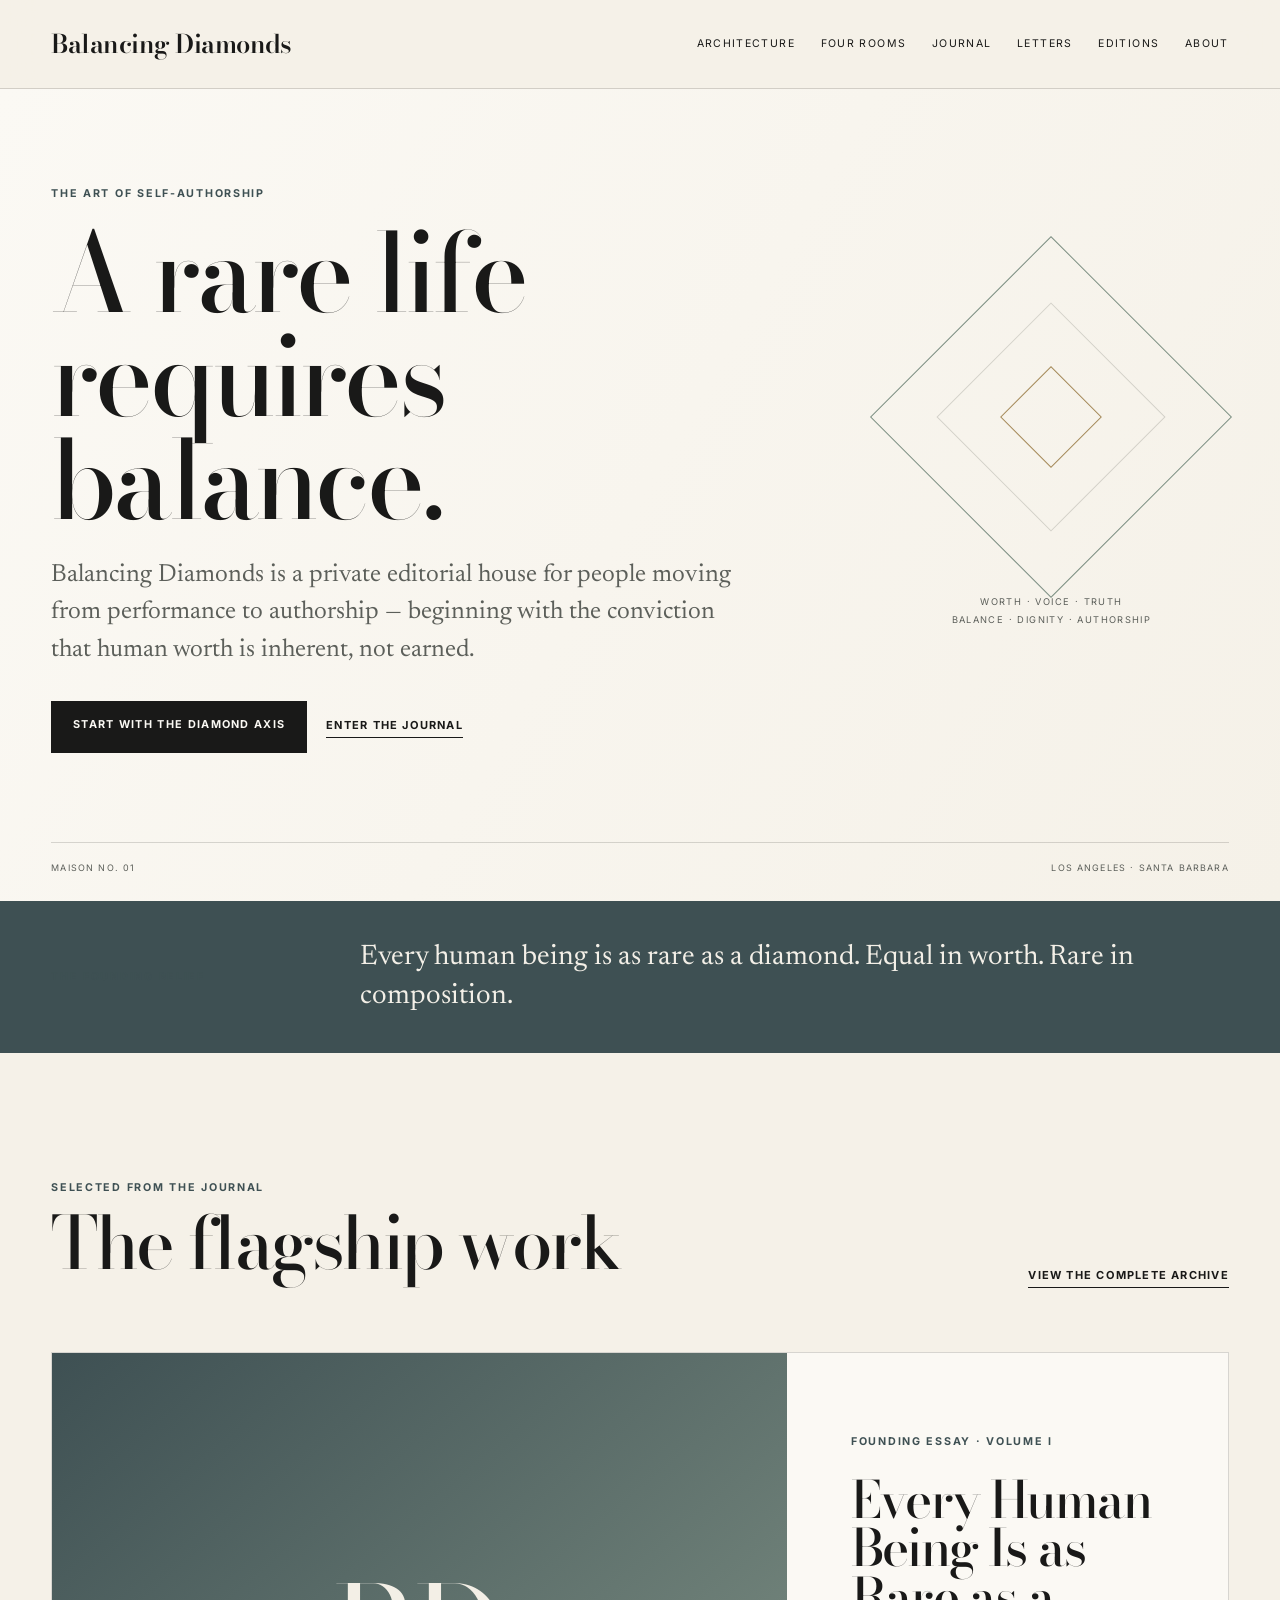
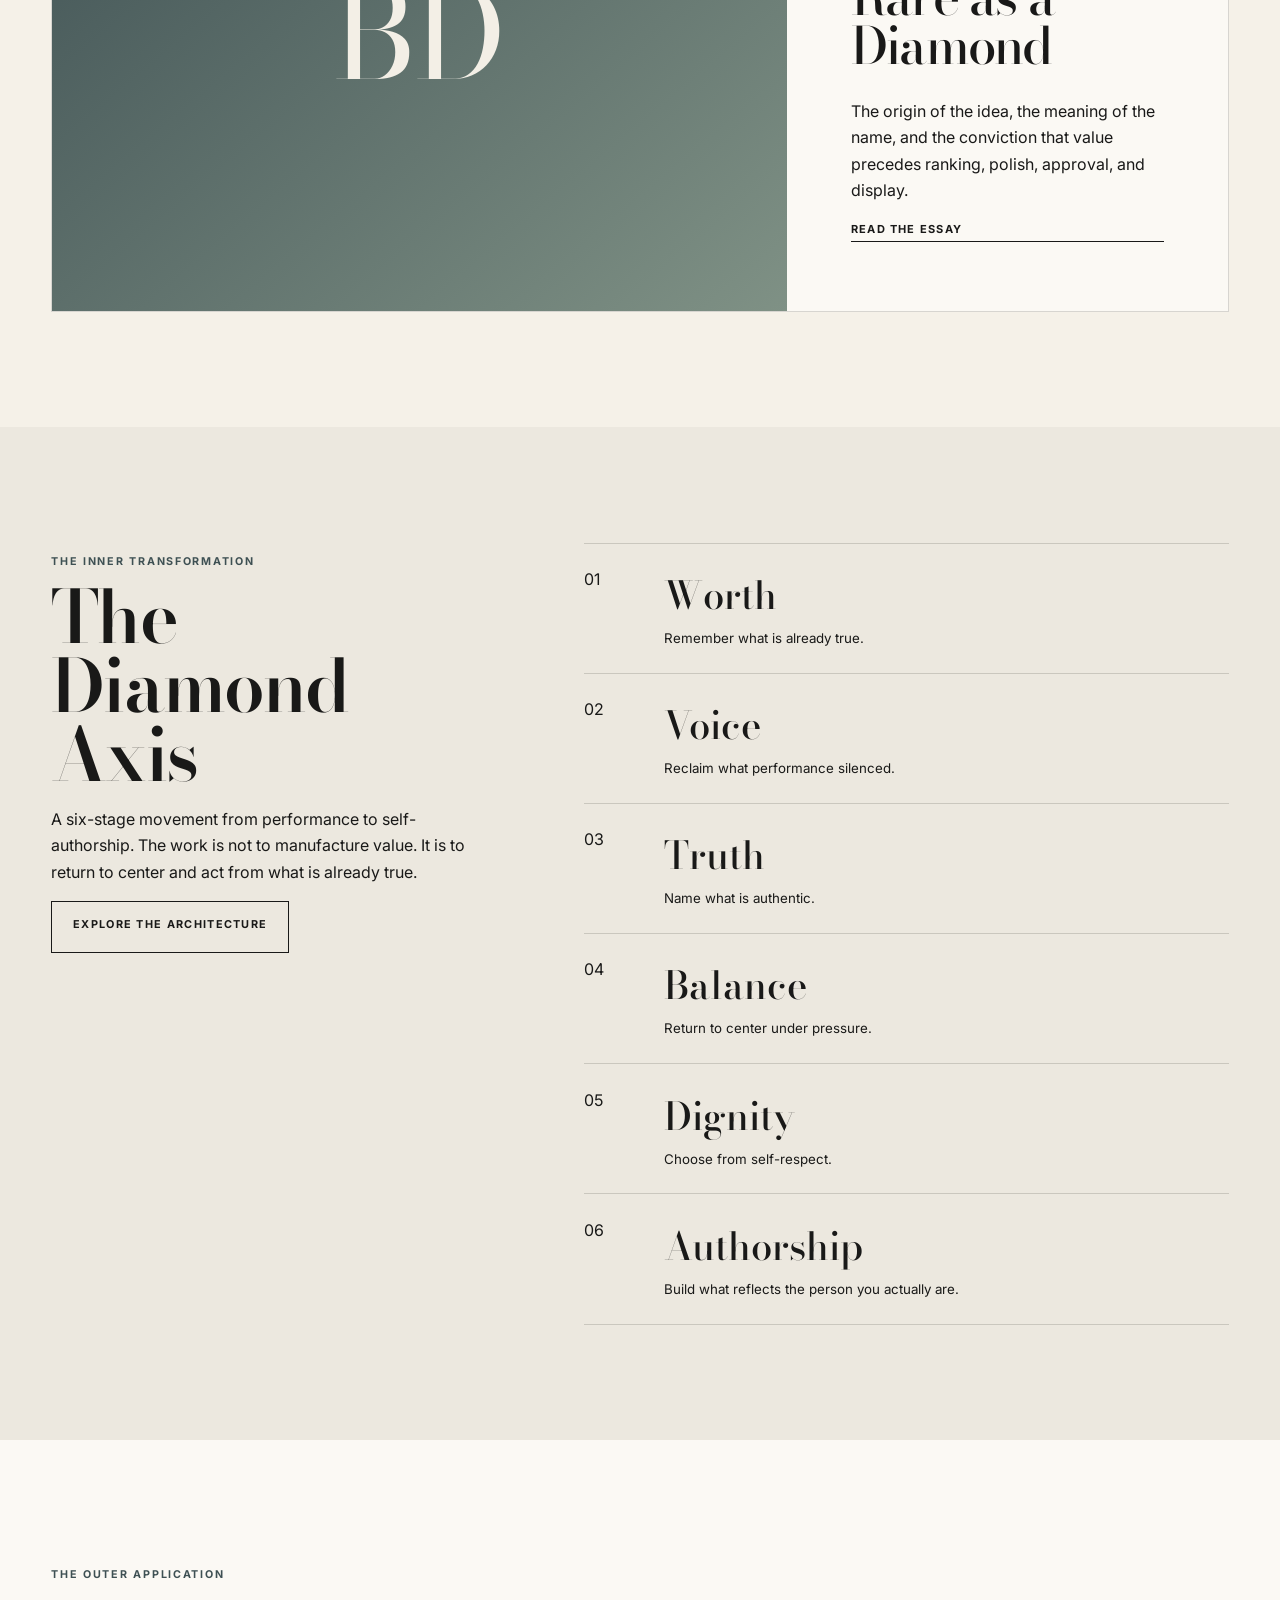
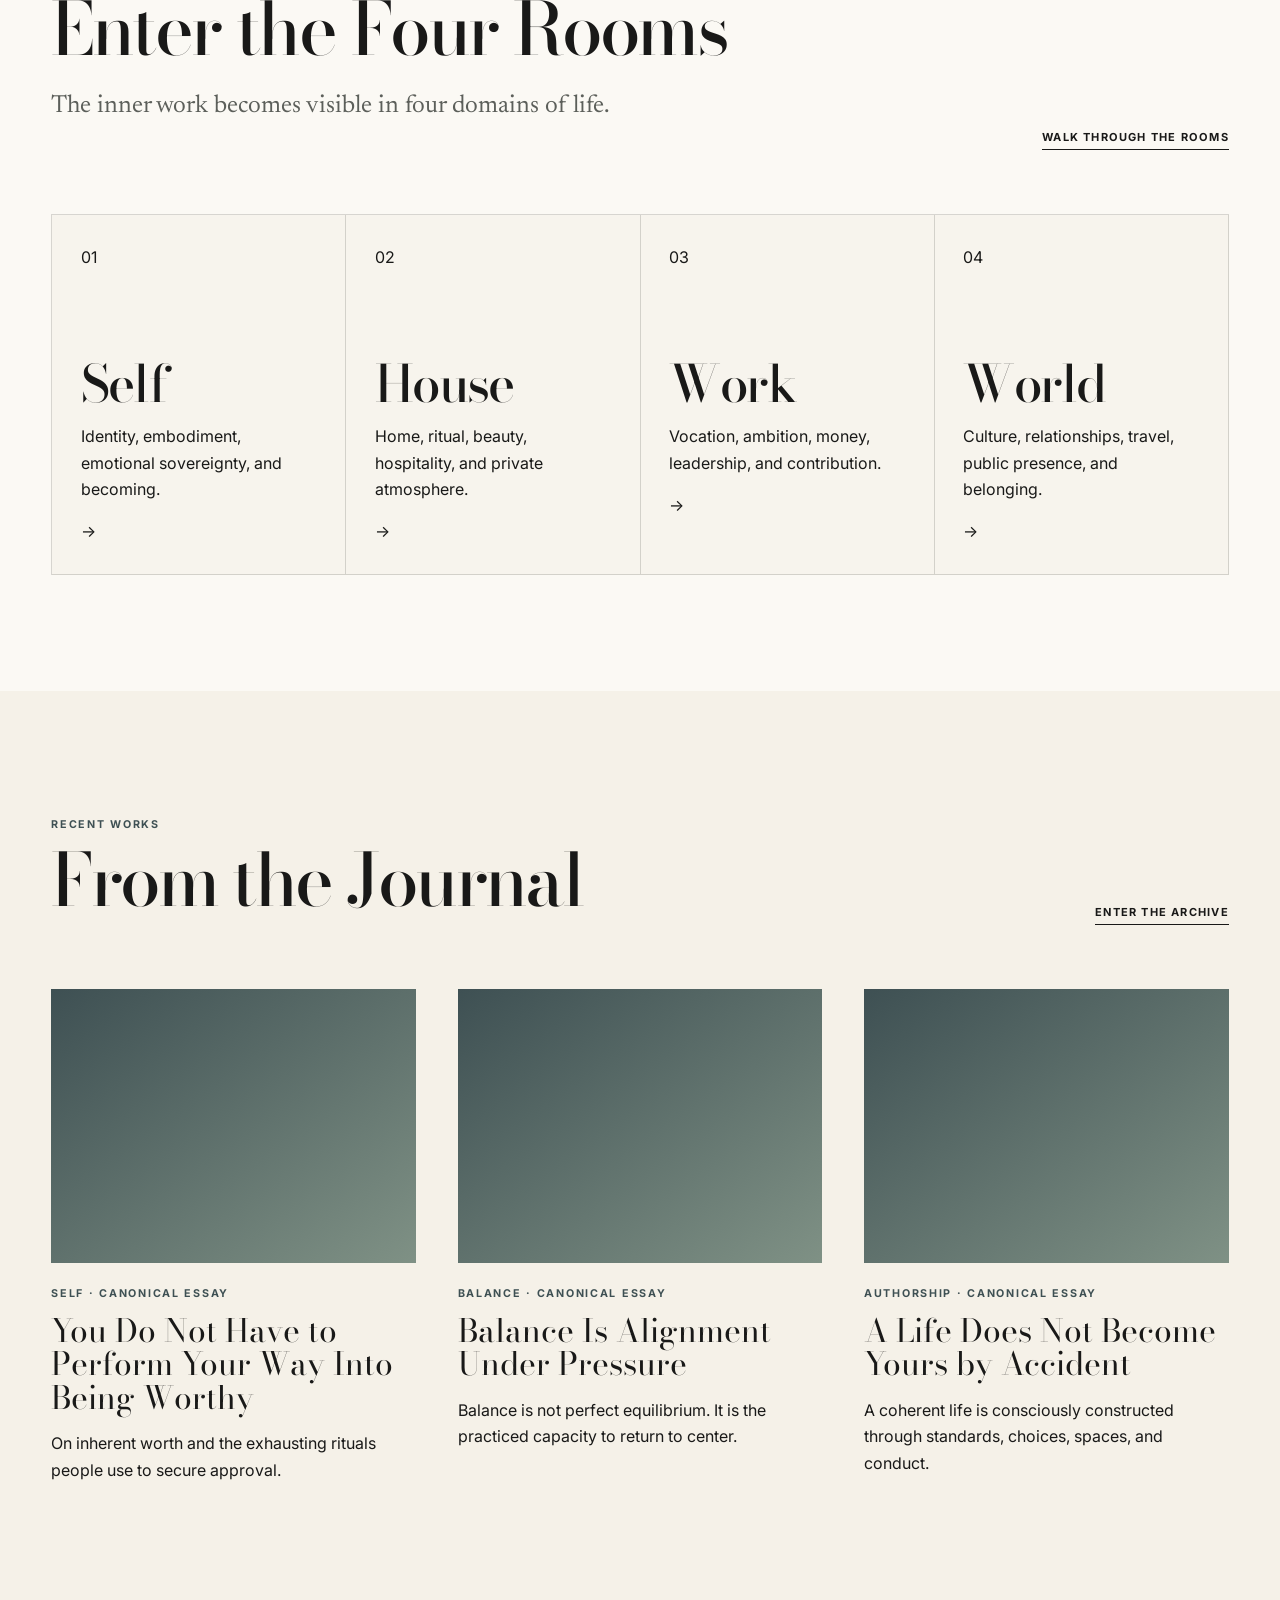
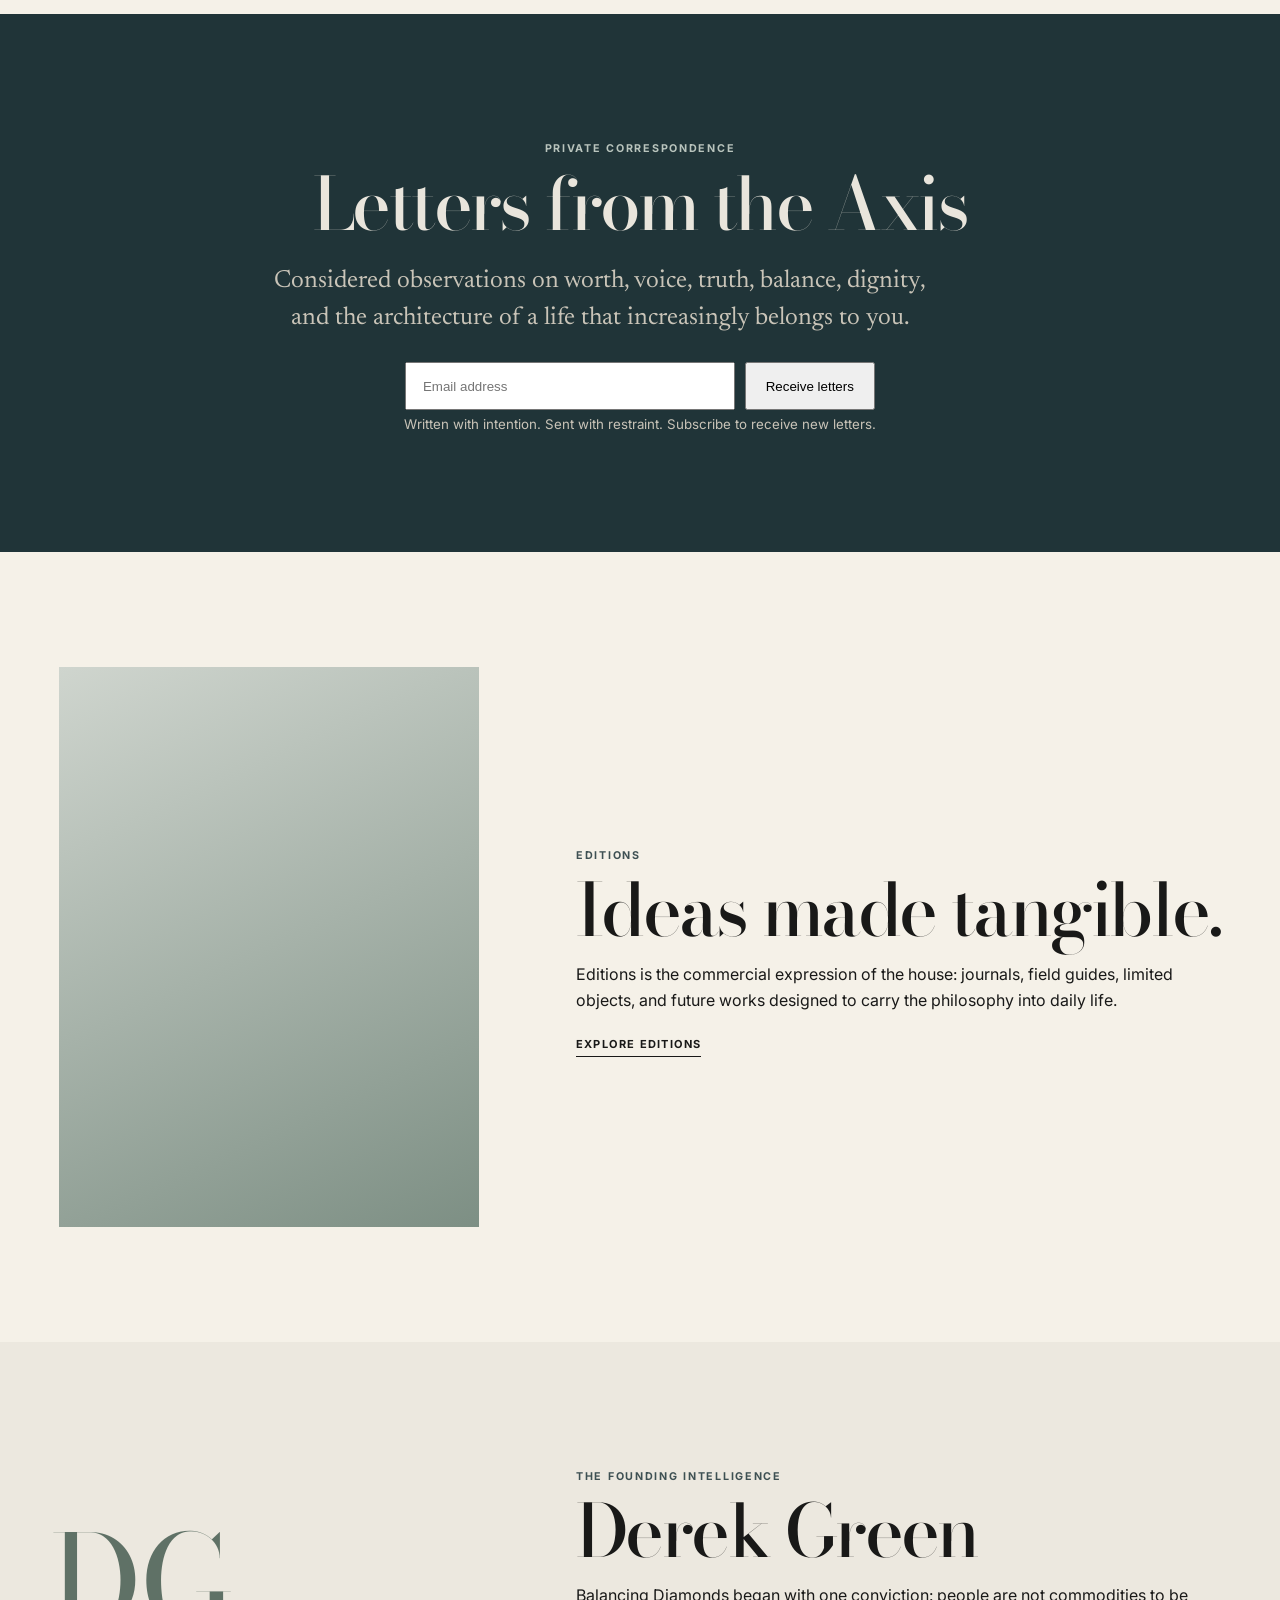
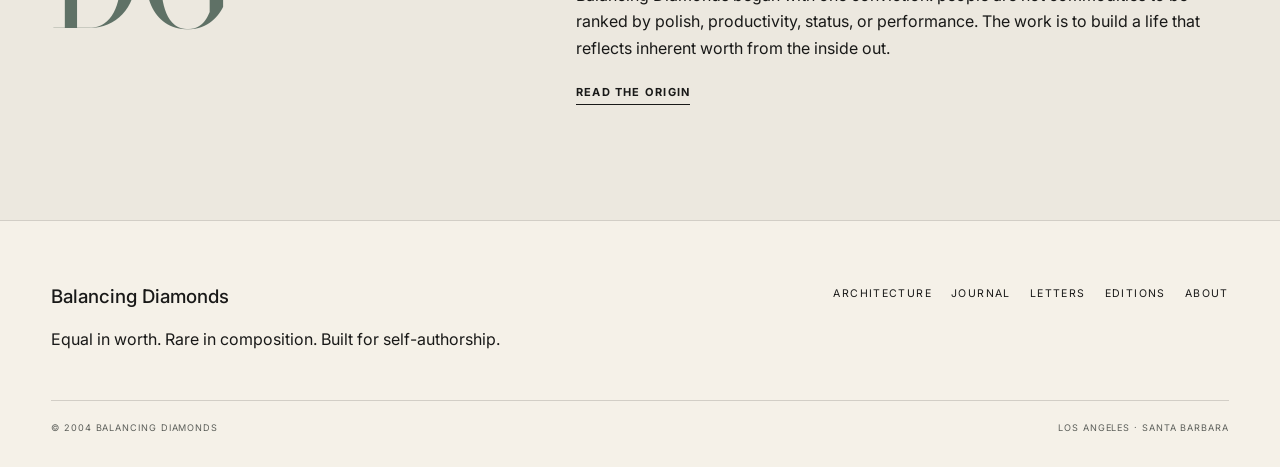
<file: index.html>
<!doctype html>
<html lang="en">
<head>
<meta charset="utf-8"><meta name="viewport" content="width=device-width,initial-scale=1">
<title>Balancing Diamonds — A Rare Life Requires Balance</title>
<meta name="description" content="Balancing Diamonds is an editorial maison about inherent worth, self-authorship, and building a life that belongs to the same person in every room.">


<link rel="canonical" href="https://www.balancingdiamonds.com/"><meta property="og:title" content="Balancing Diamonds — A Rare Life Requires Balance"><meta property="og:description" content="Balancing Diamonds is an editorial maison about inherent worth, self-authorship, and building a life that belongs to the same person in every room."><meta property="og:type" content="website"><meta property="og:url" content="https://www.balancingdiamonds.com/"><meta property="og:site_name" content="Balancing Diamonds"><meta name="twitter:card" content="summary"><link rel="preconnect" href="https://fonts.googleapis.com"><link rel="preconnect" href="https://fonts.gstatic.com" crossorigin><link href="https://fonts.googleapis.com/css2?family=Bodoni+Moda:opsz,wght@6..96,400;6..96,500&family=Inter:wght@400;500;600;700&family=Newsreader:opsz,wght@6..72,400;6..72,500&display=swap" rel="stylesheet">
<link rel="stylesheet" href="assets/styles.css">

<script type="application/ld+json">{"@context": "https://schema.org", "@graph": [{"@type": "Organization", "@id": "https://www.balancingdiamonds.com/#org", "name": "Balancing Diamonds", "url": "https://www.balancingdiamonds.com/", "founder": {"@type": "Person", "name": "Derek Green"}, "description": "An editorial maison about inherent worth, balance, and self-authorship."}, {"@type": "WebSite", "@id": "https://www.balancingdiamonds.com/#site", "url": "https://www.balancingdiamonds.com/", "name": "Balancing Diamonds", "publisher": {"@id": "https://www.balancingdiamonds.com/#org"}}]}</script></head>
<body>
<a class="skip" href="#main">Skip to content</a>
<header class="site-header"><div class="shell header-inner"><a class="wordmark" href="index.html"><strong>Balancing Diamonds</strong></a><nav class="nav" id="primary-nav" aria-label="Primary"><a href="architecture.html">Architecture</a><a href="rooms.html">Four Rooms</a><a href="journal.html">Journal</a><a href="letters.html">Letters</a><a href="editions.html">Editions</a><a href="about.html">About</a></nav><button class="menu-btn" type="button" aria-expanded="false" aria-controls="primary-nav">Menu</button></div></header>
<main id="main">
<section class="hero"><div class="shell hero-inner"><div class="hero-copy"><p class="eyebrow">The art of self-authorship</p><h1 class="display">A rare life requires balance.</h1><p class="lede">Balancing Diamonds is a private editorial house for people moving from performance to authorship — beginning with the conviction that human worth is inherent, not earned.</p><div class="hero-actions"><a class="button" href="architecture.html">Start with the Diamond Axis</a><a class="text-link" href="journal.html">Enter the Journal</a></div></div><div class="diamond-wrap" aria-hidden="true"><div class="diamond"><span></span></div><p class="diamond-label">Worth · Voice · Truth<br>Balance · Dignity · Authorship</p></div></div><div class="shell hero-folio"><span>Maison No. 01</span><span>Los Angeles · Santa Barbara</span></div></section>
<section class="statement"><div class="shell"><p class="label">The founding belief</p><p class="quote">Every human being is as rare as a diamond. Equal in worth. Rare in composition.</p></div></section>
<section class="section"><div class="shell"><div class="split-head"><div><p class="eyebrow">Selected from the journal</p><h2 class="display">The flagship work</h2></div><a class="text-link" href="journal.html">View the complete archive</a></div><article class="feature"><div class="feature-art" aria-hidden="true"><span>BD</span></div><div class="feature-copy"><p class="meta">Founding essay · Volume I</p><h3 class="display">Every Human Being Is as Rare as a Diamond</h3><p>The origin of the idea, the meaning of the name, and the conviction that value precedes ranking, polish, approval, and display.</p><a class="text-link" href="journal/rare-as-a-diamond.html">Read the essay</a></div></article></div></section>
<section class="section axis"><div class="shell axis-grid"><div class="axis-intro"><p class="eyebrow">The inner transformation</p><h2 class="display">The Diamond Axis</h2><p>A six-stage movement from performance to self-authorship. The work is not to manufacture value. It is to return to center and act from what is already true.</p><a class="button secondary" href="architecture.html">Explore the architecture</a></div><ol class="axis-list"><li><span class="n">01</span><div><b>Worth</b><small>Remember what is already true.</small></div></li><li><span class="n">02</span><div><b>Voice</b><small>Reclaim what performance silenced.</small></div></li><li><span class="n">03</span><div><b>Truth</b><small>Name what is authentic.</small></div></li><li><span class="n">04</span><div><b>Balance</b><small>Return to center under pressure.</small></div></li><li><span class="n">05</span><div><b>Dignity</b><small>Choose from self-respect.</small></div></li><li><span class="n">06</span><div><b>Authorship</b><small>Build what reflects the person you actually are.</small></div></li></ol></div></section>
<section class="section rooms"><div class="shell"><div class="split-head"><div><p class="eyebrow">The outer application</p><h2 class="display">Enter the Four Rooms</h2><p class="lede">The inner work becomes visible in four domains of life.</p></div><a class="text-link" href="rooms.html">Walk through the rooms</a></div><div class="room-grid"><a class="room" href="rooms.html#self"><span class="room-num">01</span><h3 class="display">Self</h3><p>Identity, embodiment, emotional sovereignty, and becoming.</p><span class="room-arrow">→</span></a><a class="room" href="rooms.html#house"><span class="room-num">02</span><h3 class="display">House</h3><p>Home, ritual, beauty, hospitality, and private atmosphere.</p><span class="room-arrow">→</span></a><a class="room" href="rooms.html#work"><span class="room-num">03</span><h3 class="display">Work</h3><p>Vocation, ambition, money, leadership, and contribution.</p><span class="room-arrow">→</span></a><a class="room" href="rooms.html#world"><span class="room-num">04</span><h3 class="display">World</h3><p>Culture, relationships, travel, public presence, and belonging.</p><span class="room-arrow">→</span></a></div></div></section>
<section class="section"><div class="shell"><div class="split-head"><div><p class="eyebrow">Recent works</p><h2 class="display">From the Journal</h2></div><a class="text-link" href="journal.html">Enter the archive</a></div><div class="journal-grid"><article class="post"><div class="post-art"><i></i></div><p class="meta">Self · Canonical essay</p><h3>You Do Not Have to Perform Your Way Into Being Worthy</h3><p>On inherent worth and the exhausting rituals people use to secure approval.</p></article><article class="post"><div class="post-art"><i></i></div><p class="meta">Balance · Canonical essay</p><h3>Balance Is Alignment Under Pressure</h3><p>Balance is not perfect equilibrium. It is the practiced capacity to return to center.</p></article><article class="post"><div class="post-art"><i></i></div><p class="meta">Authorship · Canonical essay</p><h3>A Life Does Not Become Yours by Accident</h3><p>A coherent life is consciously constructed through standards, choices, spaces, and conduct.</p></article></div></div></section>
<section class="section letters"><div class="letters-inner"><p class="eyebrow">Private correspondence</p><h2 class="display">Letters from the Axis</h2><p class="lede">Considered observations on worth, voice, truth, balance, dignity, and the architecture of a life that increasingly belongs to you.</p><form class="email-form" action="mailto:subscribe@balancingdiamonds.com" method="post" enctype="text/plain"><label class="sr-only" for="email-index">Email address</label><input id="email-index" type="email" name="subscriber_email" placeholder="Email address" autocomplete="email" required><button type="submit">Receive letters</button></form><small>Written with intention. Sent with restraint. Subscribe to receive new letters.</small></div></section>
<section class="section edition"><div class="shell edition-grid"><div class="edition-object" aria-hidden="true"></div><div class="edition-copy"><p class="eyebrow">Editions</p><h2 class="display">Ideas made tangible.</h2><p>Editions is the commercial expression of the house: journals, field guides, limited objects, and future works designed to carry the philosophy into daily life.</p><a class="text-link" href="editions.html">Explore Editions</a></div></div></section>
<section class="section founder"><div class="shell founder-grid"><div class="founder-mark">DG</div><div class="founder-copy"><p class="eyebrow">The founding intelligence</p><h2 class="display">Derek Green</h2><p>Balancing Diamonds began with one conviction: people are not commodities to be ranked by polish, productivity, status, or performance. The work is to build a life that reflects inherent worth from the inside out.</p><a class="text-link" href="about.html">Read the origin</a></div></div></section>
</main>
<footer class="site-footer"><div class="shell footer-grid"><div><p class="footer-title">Balancing Diamonds</p><p>Equal in worth. Rare in composition. Built for self-authorship.</p></div><nav class="footer-links" aria-label="Footer"><a href="architecture.html">Architecture</a><a href="journal.html">Journal</a><a href="letters.html">Letters</a><a href="editions.html">Editions</a><a href="about.html">About</a></nav><div class="footer-meta"><span>© 2004 Balancing Diamonds</span><span>Los Angeles · Santa Barbara</span></div></div></footer>
<script src="assets/site.js" defer></script>
</body></html>
</file>
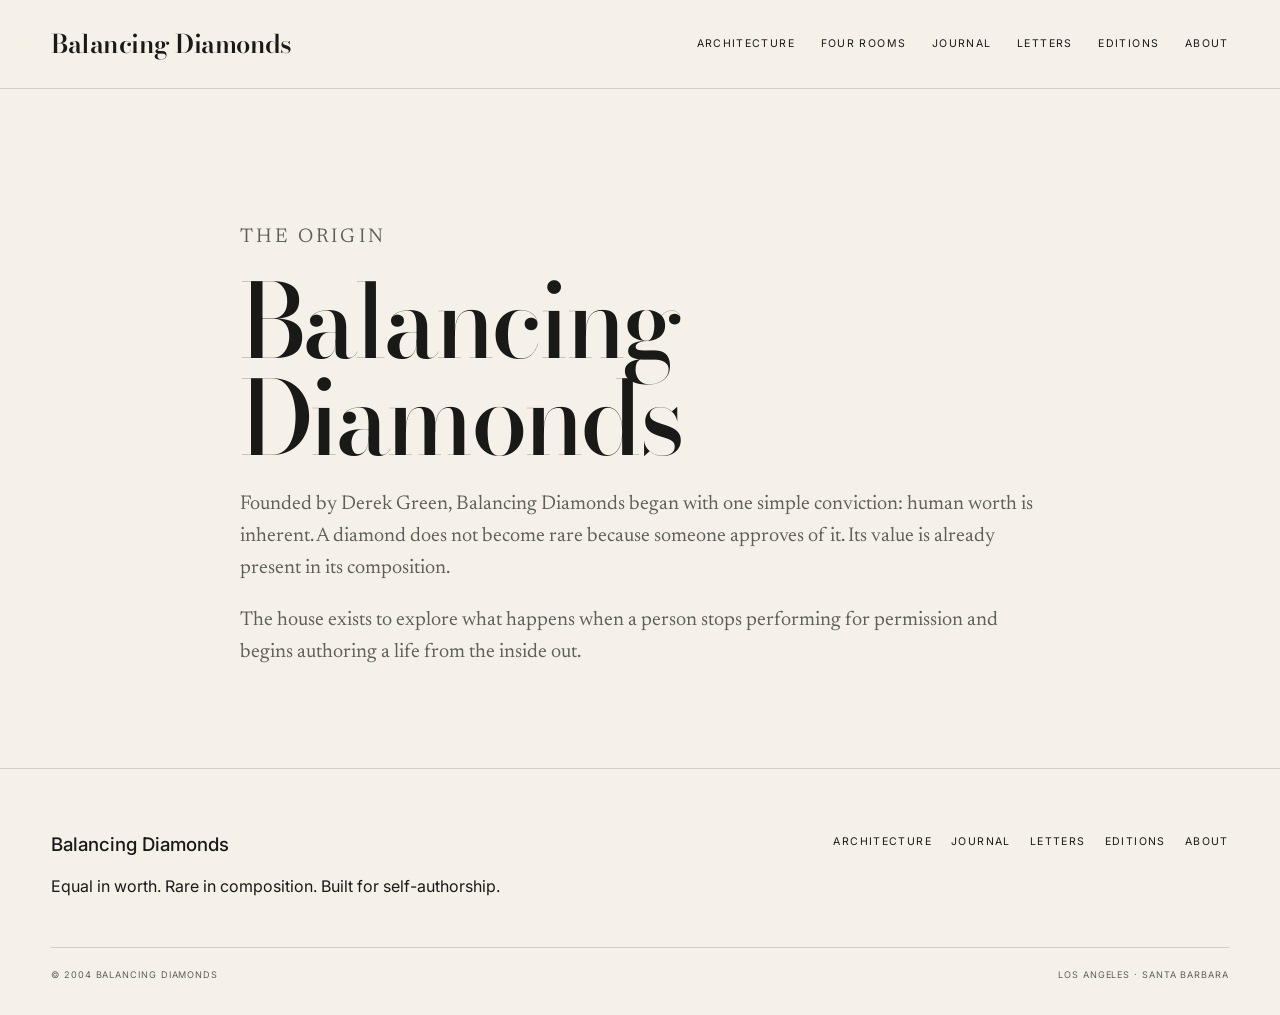
<file: about.html>
<!doctype html><html lang="en"><head><meta charset="utf-8"><meta name="viewport" content="width=device-width,initial-scale=1"><title>About — Balancing Diamonds</title><meta name="description" content="The origin of Balancing Diamonds: Derek Green's conviction that human worth is inherent, and a house for authoring a life from the inside out."><link rel="canonical" href="https://www.balancingdiamonds.com/about.html"><meta property="og:title" content="About — Balancing Diamonds"><meta property="og:description" content="The origin of Balancing Diamonds: Derek Green's conviction that human worth is inherent, and a house for authoring a life from the inside out."><meta property="og:type" content="website"><meta property="og:url" content="https://www.balancingdiamonds.com/about.html"><meta property="og:site_name" content="Balancing Diamonds"><meta name="twitter:card" content="summary"><link rel="preconnect" href="https://fonts.googleapis.com"><link rel="preconnect" href="https://fonts.gstatic.com" crossorigin><link href="https://fonts.googleapis.com/css2?family=Bodoni+Moda:opsz,wght@6..96,400;6..96,500&family=Inter:wght@400;500;600;700&family=Newsreader:opsz,wght@6..72,400;6..72,500&display=swap" rel="stylesheet"><link rel="stylesheet" href="assets/styles.css"><script type="application/ld+json">{"@context": "https://schema.org", "@graph": [{"@type": "WebPage", "name": "About — Balancing Diamonds", "description": "The origin of Balancing Diamonds: Derek Green's conviction that human worth is inherent, and a house for authoring a life from the inside out.", "url": "https://www.balancingdiamonds.com/about.html", "isPartOf": {"@type": "WebSite", "name": "Balancing Diamonds", "url": "https://www.balancingdiamonds.com/"}}]}</script></head><body><a class="skip" href="#main">Skip to content</a><header class="site-header"><div class="shell header-inner"><a class="wordmark" href="index.html"><strong>Balancing Diamonds</strong></a><nav class="nav" id="primary-nav" aria-label="Primary"><a href="architecture.html">Architecture</a><a href="rooms.html">Four Rooms</a><a href="journal.html">Journal</a><a href="letters.html">Letters</a><a href="editions.html">Editions</a><a href="about.html">About</a></nav><button class="menu-btn" type="button" aria-expanded="false" aria-controls="primary-nav">Menu</button></div></header><main id="main"><section class="page-hero"><div class="shell page-copy"><p class="eyebrow">The origin</p><h1 class="display">Balancing Diamonds</h1><p>Founded by Derek Green, Balancing Diamonds began with one simple conviction: human worth is inherent. A diamond does not become rare because someone approves of it. Its value is already present in its composition.</p><p>The house exists to explore what happens when a person stops performing for permission and begins authoring a life from the inside out.</p></div></section></main><footer class="site-footer"><div class="shell footer-grid"><div><p class="footer-title">Balancing Diamonds</p><p>Equal in worth. Rare in composition. Built for self-authorship.</p></div><nav class="footer-links" aria-label="Footer"><a href="architecture.html">Architecture</a><a href="journal.html">Journal</a><a href="letters.html">Letters</a><a href="editions.html">Editions</a><a href="about.html">About</a></nav><div class="footer-meta"><span>© 2004 Balancing Diamonds</span><span>Los Angeles · Santa Barbara</span></div></div></footer><script src="assets/site.js" defer></script></body></html>
</file>
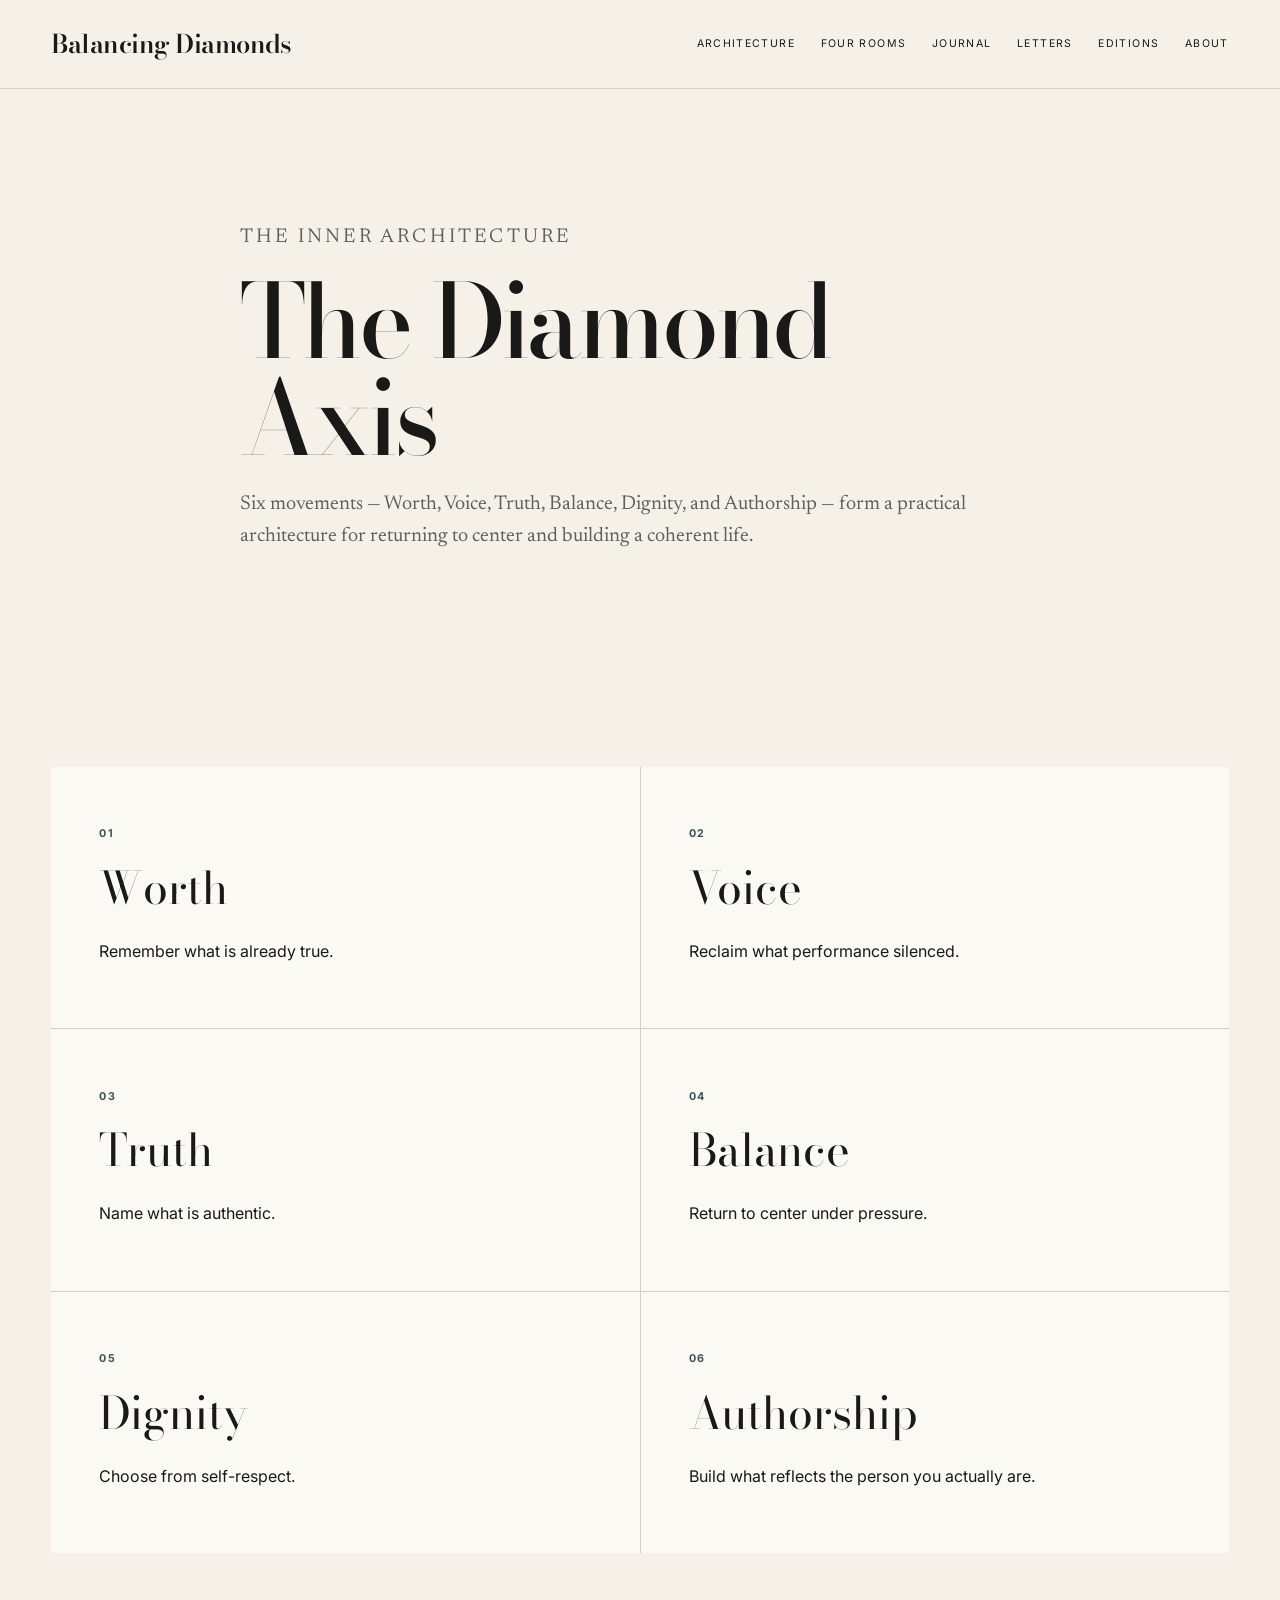
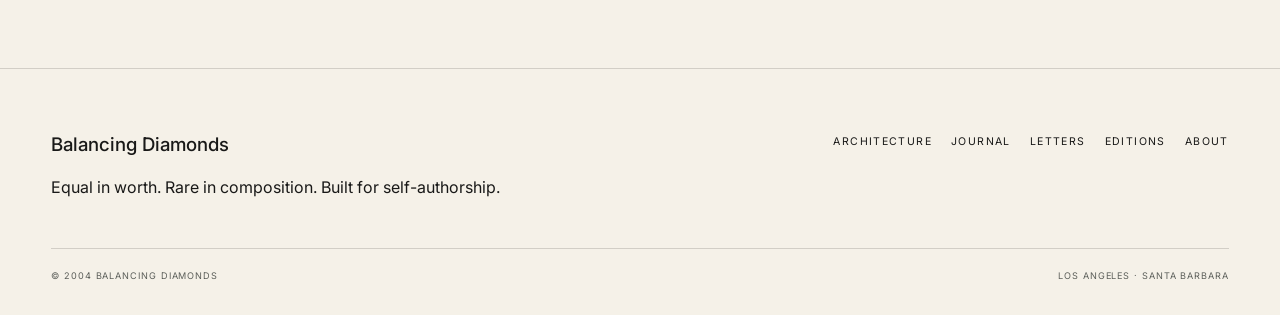
<file: architecture.html>
<!doctype html><html lang="en"><head><meta charset="utf-8"><meta name="viewport" content="width=device-width,initial-scale=1"><title>The Diamond Architecture — Balancing Diamonds</title><meta name="description" content="The Diamond Architecture: six stages from performance to self-authorship (Worth, Voice, Truth, Balance, Dignity, Authorship) and the Four Rooms of life."><link rel="canonical" href="https://www.balancingdiamonds.com/architecture.html"><meta property="og:title" content="The Diamond Architecture — Balancing Diamonds"><meta property="og:description" content="The Diamond Architecture: six stages from performance to self-authorship (Worth, Voice, Truth, Balance, Dignity, Authorship) and the Four Rooms of life."><meta property="og:type" content="website"><meta property="og:url" content="https://www.balancingdiamonds.com/architecture.html"><meta property="og:site_name" content="Balancing Diamonds"><meta name="twitter:card" content="summary"><link rel="preconnect" href="https://fonts.googleapis.com"><link rel="preconnect" href="https://fonts.gstatic.com" crossorigin><link href="https://fonts.googleapis.com/css2?family=Bodoni+Moda:opsz,wght@6..96,400;6..96,500&family=Inter:wght@400;500;600;700&family=Newsreader:opsz,wght@6..72,400;6..72,500&display=swap" rel="stylesheet"><link rel="stylesheet" href="assets/styles.css"><script type="application/ld+json">{"@context": "https://schema.org", "@graph": [{"@type": "WebPage", "name": "The Diamond Architecture — Balancing Diamonds", "description": "The Diamond Architecture: six stages from performance to self-authorship (Worth, Voice, Truth, Balance, Dignity, Authorship) and the Four Rooms of life.", "url": "https://www.balancingdiamonds.com/architecture.html", "isPartOf": {"@type": "WebSite", "name": "Balancing Diamonds", "url": "https://www.balancingdiamonds.com/"}}]}</script></head><body><a class="skip" href="#main">Skip to content</a><header class="site-header"><div class="shell header-inner"><a class="wordmark" href="index.html"><strong>Balancing Diamonds</strong></a><nav class="nav" id="primary-nav" aria-label="Primary"><a href="architecture.html">Architecture</a><a href="rooms.html">Four Rooms</a><a href="journal.html">Journal</a><a href="letters.html">Letters</a><a href="editions.html">Editions</a><a href="about.html">About</a></nav><button class="menu-btn" type="button" aria-expanded="false" aria-controls="primary-nav">Menu</button></div></header><main id="main"><section class="page-hero"><div class="shell page-copy"><p class="eyebrow">The inner architecture</p><h1 class="display">The Diamond Axis</h1><p>Six movements — Worth, Voice, Truth, Balance, Dignity, and Authorship — form a practical architecture for returning to center and building a coherent life.</p></div></section><section class="section"><div class="shell content-grid"><article class="content-card"><p class="meta">01</p><h2>Worth</h2><p>Remember what is already true.</p></article><article class="content-card"><p class="meta">02</p><h2>Voice</h2><p>Reclaim what performance silenced.</p></article><article class="content-card"><p class="meta">03</p><h2>Truth</h2><p>Name what is authentic.</p></article><article class="content-card"><p class="meta">04</p><h2>Balance</h2><p>Return to center under pressure.</p></article><article class="content-card"><p class="meta">05</p><h2>Dignity</h2><p>Choose from self-respect.</p></article><article class="content-card"><p class="meta">06</p><h2>Authorship</h2><p>Build what reflects the person you actually are.</p></article></div></section></main><footer class="site-footer"><div class="shell footer-grid"><div><p class="footer-title">Balancing Diamonds</p><p>Equal in worth. Rare in composition. Built for self-authorship.</p></div><nav class="footer-links" aria-label="Footer"><a href="architecture.html">Architecture</a><a href="journal.html">Journal</a><a href="letters.html">Letters</a><a href="editions.html">Editions</a><a href="about.html">About</a></nav><div class="footer-meta"><span>© 2004 Balancing Diamonds</span><span>Los Angeles · Santa Barbara</span></div></div></footer><script src="assets/site.js" defer></script></body></html>
</file>
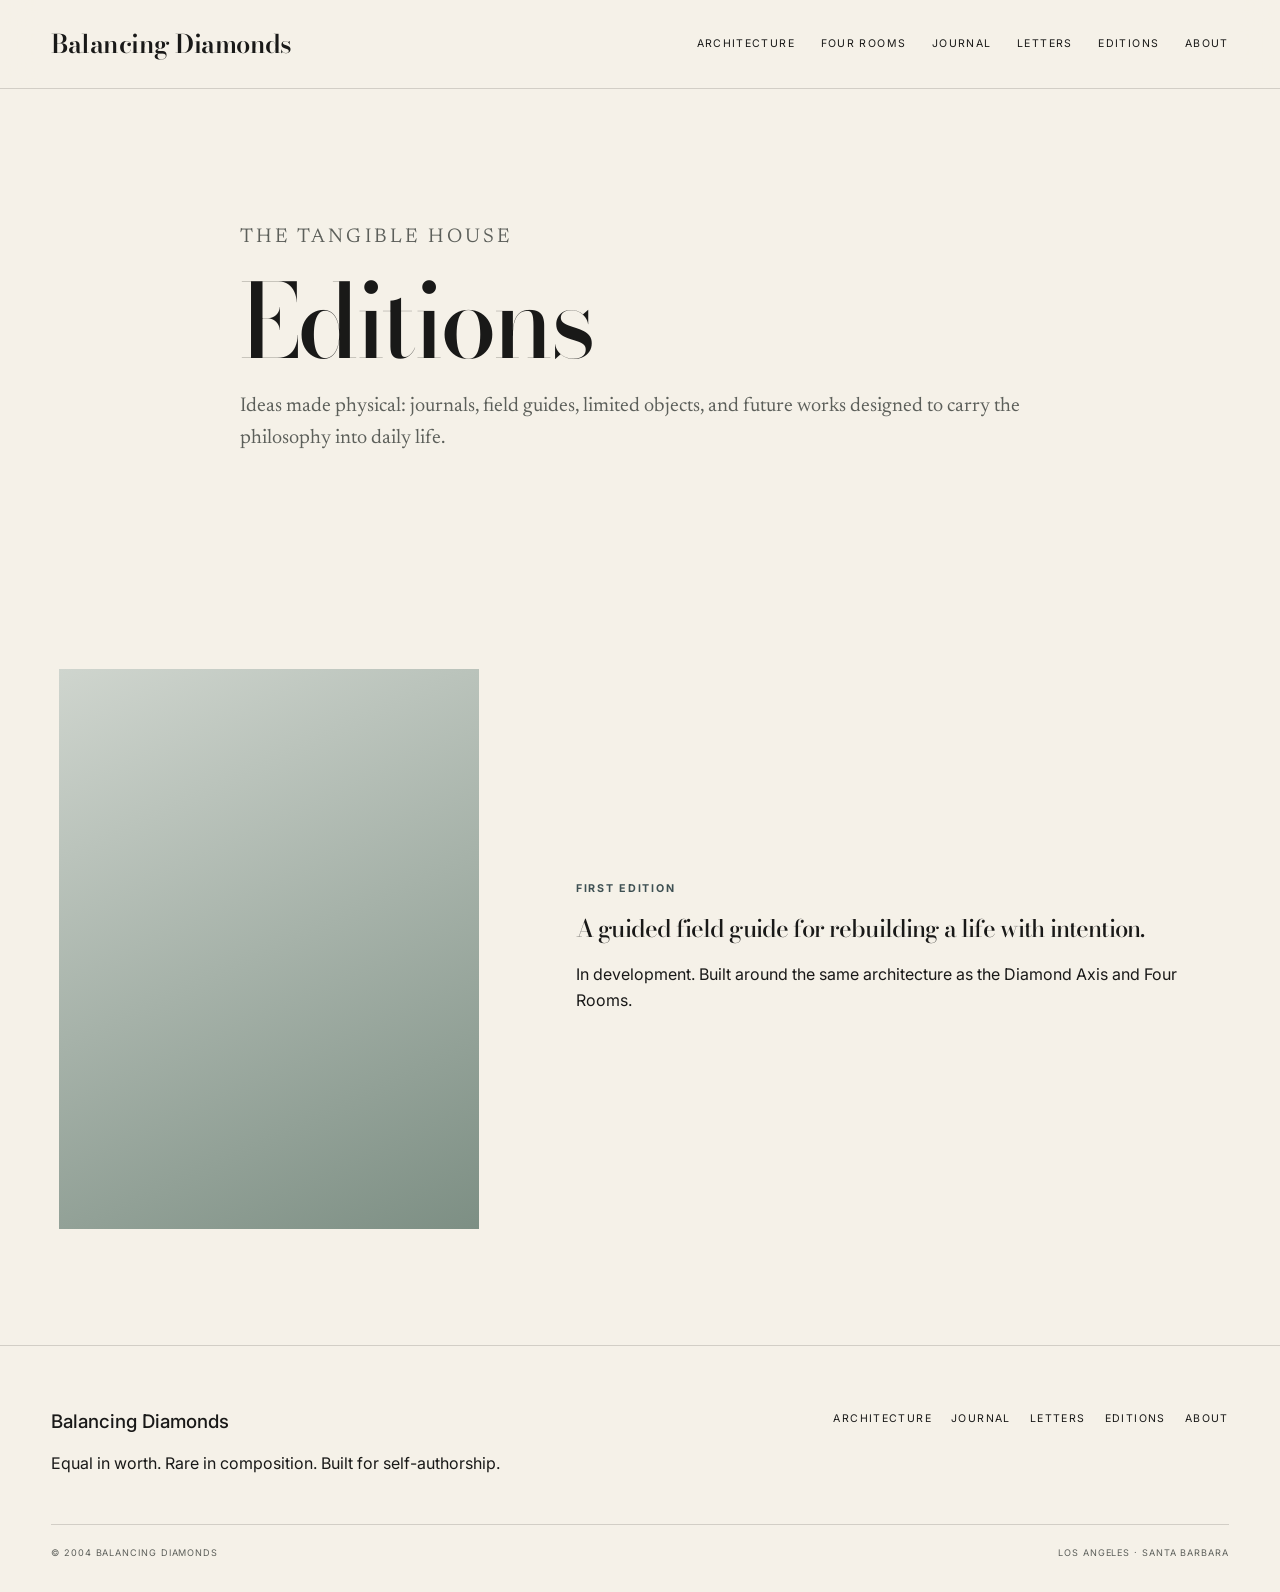
<file: editions.html>
<!doctype html><html lang="en"><head><meta charset="utf-8"><meta name="viewport" content="width=device-width,initial-scale=1"><title>Editions — Balancing Diamonds</title><meta name="description" content="Editions from Balancing Diamonds: journals, field guides, limited objects, and tangible works that carry the philosophy of self-authorship into daily life."><link rel="canonical" href="https://www.balancingdiamonds.com/editions.html"><meta property="og:title" content="Editions — Balancing Diamonds"><meta property="og:description" content="Editions from Balancing Diamonds: journals, field guides, limited objects, and tangible works that carry the philosophy of self-authorship into daily life."><meta property="og:type" content="website"><meta property="og:url" content="https://www.balancingdiamonds.com/editions.html"><meta property="og:site_name" content="Balancing Diamonds"><meta name="twitter:card" content="summary"><link rel="preconnect" href="https://fonts.googleapis.com"><link rel="preconnect" href="https://fonts.gstatic.com" crossorigin><link href="https://fonts.googleapis.com/css2?family=Bodoni+Moda:opsz,wght@6..96,400;6..96,500&family=Inter:wght@400;500;600;700&family=Newsreader:opsz,wght@6..72,400;6..72,500&display=swap" rel="stylesheet"><link rel="stylesheet" href="assets/styles.css"><script type="application/ld+json">{"@context": "https://schema.org", "@graph": [{"@type": "WebPage", "name": "Editions — Balancing Diamonds", "description": "Editions from Balancing Diamonds: journals, field guides, limited objects, and tangible works that carry the philosophy of self-authorship into daily life.", "url": "https://www.balancingdiamonds.com/editions.html", "isPartOf": {"@type": "WebSite", "name": "Balancing Diamonds", "url": "https://www.balancingdiamonds.com/"}}]}</script></head><body><a class="skip" href="#main">Skip to content</a><header class="site-header"><div class="shell header-inner"><a class="wordmark" href="index.html"><strong>Balancing Diamonds</strong></a><nav class="nav" id="primary-nav" aria-label="Primary"><a href="architecture.html">Architecture</a><a href="rooms.html">Four Rooms</a><a href="journal.html">Journal</a><a href="letters.html">Letters</a><a href="editions.html">Editions</a><a href="about.html">About</a></nav><button class="menu-btn" type="button" aria-expanded="false" aria-controls="primary-nav">Menu</button></div></header><main id="main"><section class="page-hero"><div class="shell page-copy"><p class="eyebrow">The tangible house</p><h1 class="display">Editions</h1><p>Ideas made physical: journals, field guides, limited objects, and future works designed to carry the philosophy into daily life.</p></div></section><section class="section"><div class="shell edition-grid"><div class="edition-object"></div><div><p class="eyebrow">First edition</p><h2 class="display">A guided field guide for rebuilding a life with intention.</h2><p>In development. Built around the same architecture as the Diamond Axis and Four Rooms.</p></div></div></section></main><footer class="site-footer"><div class="shell footer-grid"><div><p class="footer-title">Balancing Diamonds</p><p>Equal in worth. Rare in composition. Built for self-authorship.</p></div><nav class="footer-links" aria-label="Footer"><a href="architecture.html">Architecture</a><a href="journal.html">Journal</a><a href="letters.html">Letters</a><a href="editions.html">Editions</a><a href="about.html">About</a></nav><div class="footer-meta"><span>© 2004 Balancing Diamonds</span><span>Los Angeles · Santa Barbara</span></div></div></footer><script src="assets/site.js" defer></script></body></html>
</file>
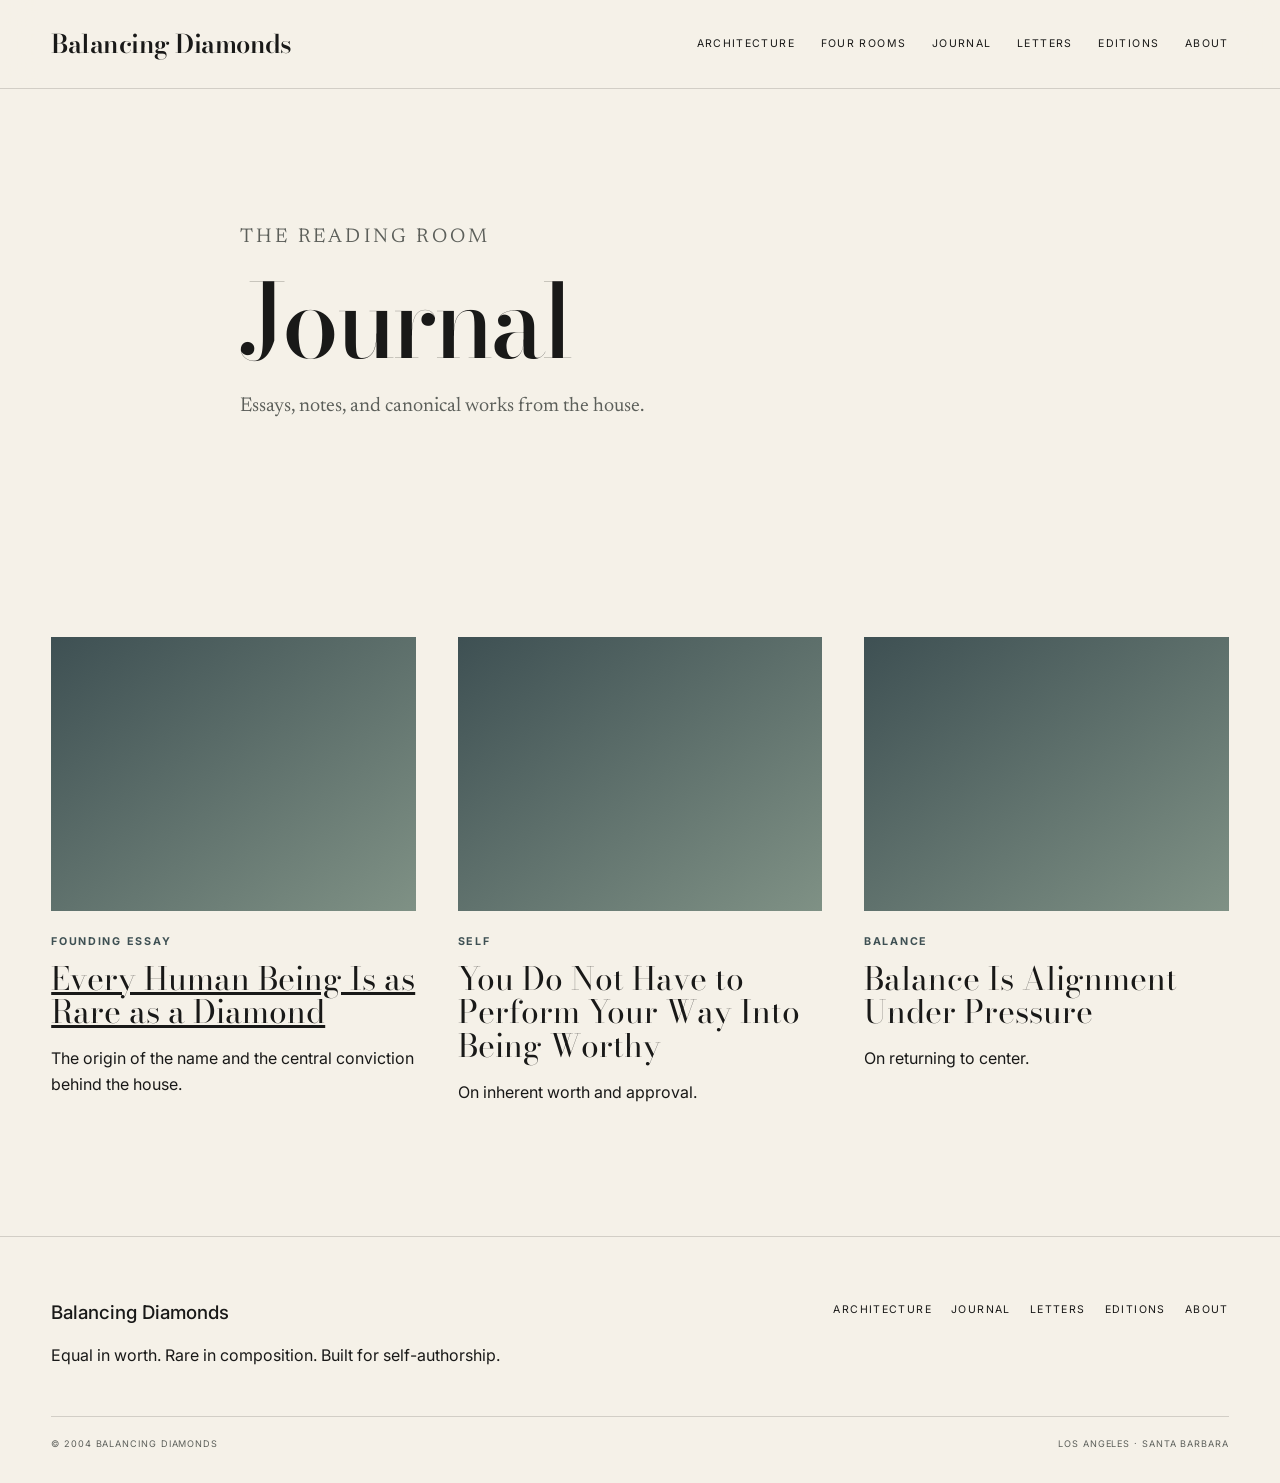
<file: journal.html>
<!doctype html><html lang="en"><head><meta charset="utf-8"><meta name="viewport" content="width=device-width,initial-scale=1"><title>Journal — Balancing Diamonds</title><meta name="description" content="The Balancing Diamonds Journal: essays on inherent worth, balance under pressure, identity, dignity, and the practice of self-authorship."><link rel="canonical" href="https://www.balancingdiamonds.com/journal.html"><meta property="og:title" content="Journal — Balancing Diamonds"><meta property="og:description" content="The Balancing Diamonds Journal: essays on inherent worth, balance under pressure, identity, dignity, and the practice of self-authorship."><meta property="og:type" content="website"><meta property="og:url" content="https://www.balancingdiamonds.com/journal.html"><meta property="og:site_name" content="Balancing Diamonds"><meta name="twitter:card" content="summary"><link rel="preconnect" href="https://fonts.googleapis.com"><link rel="preconnect" href="https://fonts.gstatic.com" crossorigin><link href="https://fonts.googleapis.com/css2?family=Bodoni+Moda:opsz,wght@6..96,400;6..96,500&family=Inter:wght@400;500;600;700&family=Newsreader:opsz,wght@6..72,400;6..72,500&display=swap" rel="stylesheet"><link rel="stylesheet" href="assets/styles.css"><script type="application/ld+json">{"@context": "https://schema.org", "@graph": [{"@type": "WebPage", "name": "Journal — Balancing Diamonds", "description": "The Balancing Diamonds Journal: essays on inherent worth, balance under pressure, identity, dignity, and the practice of self-authorship.", "url": "https://www.balancingdiamonds.com/journal.html", "isPartOf": {"@type": "WebSite", "name": "Balancing Diamonds", "url": "https://www.balancingdiamonds.com/"}}]}</script></head><body><a class="skip" href="#main">Skip to content</a><header class="site-header"><div class="shell header-inner"><a class="wordmark" href="index.html"><strong>Balancing Diamonds</strong></a><nav class="nav" id="primary-nav" aria-label="Primary"><a href="architecture.html">Architecture</a><a href="rooms.html">Four Rooms</a><a href="journal.html">Journal</a><a href="letters.html">Letters</a><a href="editions.html">Editions</a><a href="about.html">About</a></nav><button class="menu-btn" type="button" aria-expanded="false" aria-controls="primary-nav">Menu</button></div></header><main id="main"><section class="page-hero"><div class="shell page-copy"><p class="eyebrow">The reading room</p><h1 class="display">Journal</h1><p>Essays, notes, and canonical works from the house.</p></div></section><section class="section"><div class="shell journal-grid"><article class="post"><div class="post-art"></div><p class="meta">Founding essay</p><h2 class="post-title"><a href="journal/rare-as-a-diamond.html">Every Human Being Is as Rare as a Diamond</a></h2><p>The origin of the name and the central conviction behind the house.</p></article><article class="post"><div class="post-art"></div><p class="meta">Self</p><h2 class="post-title">You Do Not Have to Perform Your Way Into Being Worthy</h2><p>On inherent worth and approval.</p></article><article class="post"><div class="post-art"></div><p class="meta">Balance</p><h2 class="post-title">Balance Is Alignment Under Pressure</h2><p>On returning to center.</p></article></div></section></main><footer class="site-footer"><div class="shell footer-grid"><div><p class="footer-title">Balancing Diamonds</p><p>Equal in worth. Rare in composition. Built for self-authorship.</p></div><nav class="footer-links" aria-label="Footer"><a href="architecture.html">Architecture</a><a href="journal.html">Journal</a><a href="letters.html">Letters</a><a href="editions.html">Editions</a><a href="about.html">About</a></nav><div class="footer-meta"><span>© 2004 Balancing Diamonds</span><span>Los Angeles · Santa Barbara</span></div></div></footer><script src="assets/site.js" defer></script></body></html>
</file>
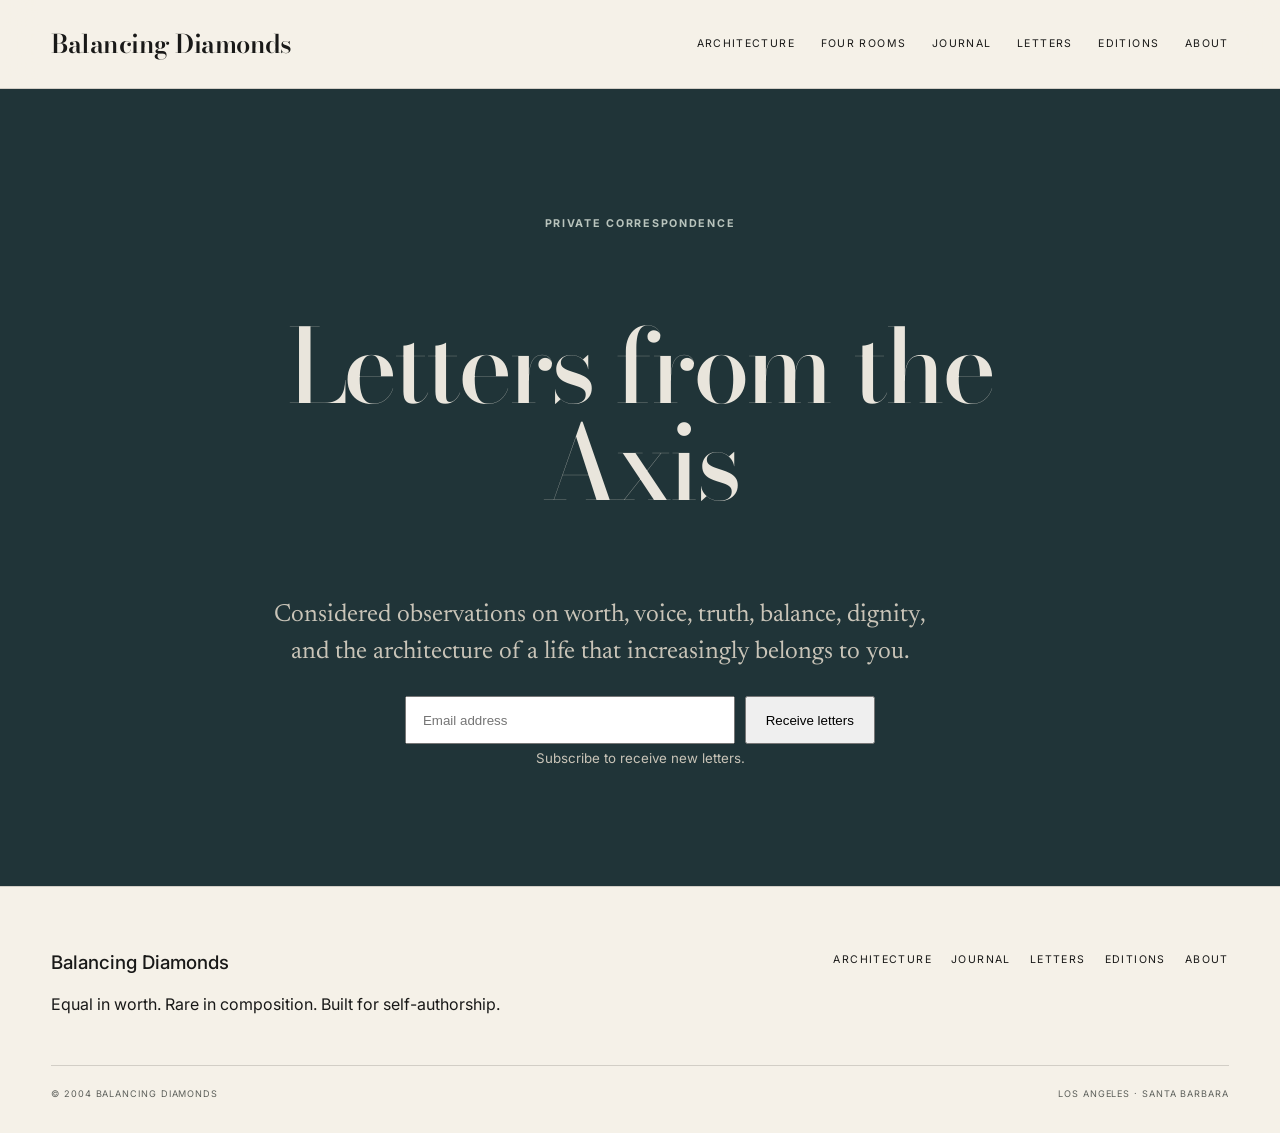
<file: letters.html>
<!doctype html><html lang="en"><head><meta charset="utf-8"><meta name="viewport" content="width=device-width,initial-scale=1"><title>Letters from the Axis — Balancing Diamonds</title><meta name="description" content="Letters from the Axis: considered correspondence on worth, voice, truth, balance, dignity, and building a life that belongs to you."><link rel="canonical" href="https://www.balancingdiamonds.com/letters.html"><meta property="og:title" content="Letters from the Axis — Balancing Diamonds"><meta property="og:description" content="Letters from the Axis: considered correspondence on worth, voice, truth, balance, dignity, and building a life that belongs to you."><meta property="og:type" content="website"><meta property="og:url" content="https://www.balancingdiamonds.com/letters.html"><meta property="og:site_name" content="Balancing Diamonds"><meta name="twitter:card" content="summary"><link rel="preconnect" href="https://fonts.googleapis.com"><link rel="preconnect" href="https://fonts.gstatic.com" crossorigin><link href="https://fonts.googleapis.com/css2?family=Bodoni+Moda:opsz,wght@6..96,400;6..96,500&family=Inter:wght@400;500;600;700&family=Newsreader:opsz,wght@6..72,400;6..72,500&display=swap" rel="stylesheet"><link rel="stylesheet" href="assets/styles.css"><script type="application/ld+json">{"@context": "https://schema.org", "@graph": [{"@type": "WebPage", "name": "Letters from the Axis — Balancing Diamonds", "description": "Letters from the Axis: considered correspondence on worth, voice, truth, balance, dignity, and building a life that belongs to you.", "url": "https://www.balancingdiamonds.com/letters.html", "isPartOf": {"@type": "WebSite", "name": "Balancing Diamonds", "url": "https://www.balancingdiamonds.com/"}}]}</script></head><body><a class="skip" href="#main">Skip to content</a><header class="site-header"><div class="shell header-inner"><a class="wordmark" href="index.html"><strong>Balancing Diamonds</strong></a><nav class="nav" id="primary-nav" aria-label="Primary"><a href="architecture.html">Architecture</a><a href="rooms.html">Four Rooms</a><a href="journal.html">Journal</a><a href="letters.html">Letters</a><a href="editions.html">Editions</a><a href="about.html">About</a></nav><button class="menu-btn" type="button" aria-expanded="false" aria-controls="primary-nav">Menu</button></div></header><main id="main"><section class="section letters" style="min-height:70vh;display:grid;place-items:center"><div class="letters-inner"><p class="eyebrow">Private correspondence</p><h1 class="display" style="font-size:clamp(4rem,8vw,8rem)">Letters from the Axis</h1><p class="lede">Considered observations on worth, voice, truth, balance, dignity, and the architecture of a life that increasingly belongs to you.</p><form class="email-form" action="mailto:subscribe@balancingdiamonds.com" method="post" enctype="text/plain"><label class="sr-only" for="email-letters">Email address</label><input id="email-letters" type="email" name="subscriber_email" placeholder="Email address" autocomplete="email" required><button type="submit">Receive letters</button></form><small>Subscribe to receive new letters.</small></div></section></main><footer class="site-footer"><div class="shell footer-grid"><div><p class="footer-title">Balancing Diamonds</p><p>Equal in worth. Rare in composition. Built for self-authorship.</p></div><nav class="footer-links" aria-label="Footer"><a href="architecture.html">Architecture</a><a href="journal.html">Journal</a><a href="letters.html">Letters</a><a href="editions.html">Editions</a><a href="about.html">About</a></nav><div class="footer-meta"><span>© 2004 Balancing Diamonds</span><span>Los Angeles · Santa Barbara</span></div></div></footer><script src="assets/site.js" defer></script></body></html>
</file>
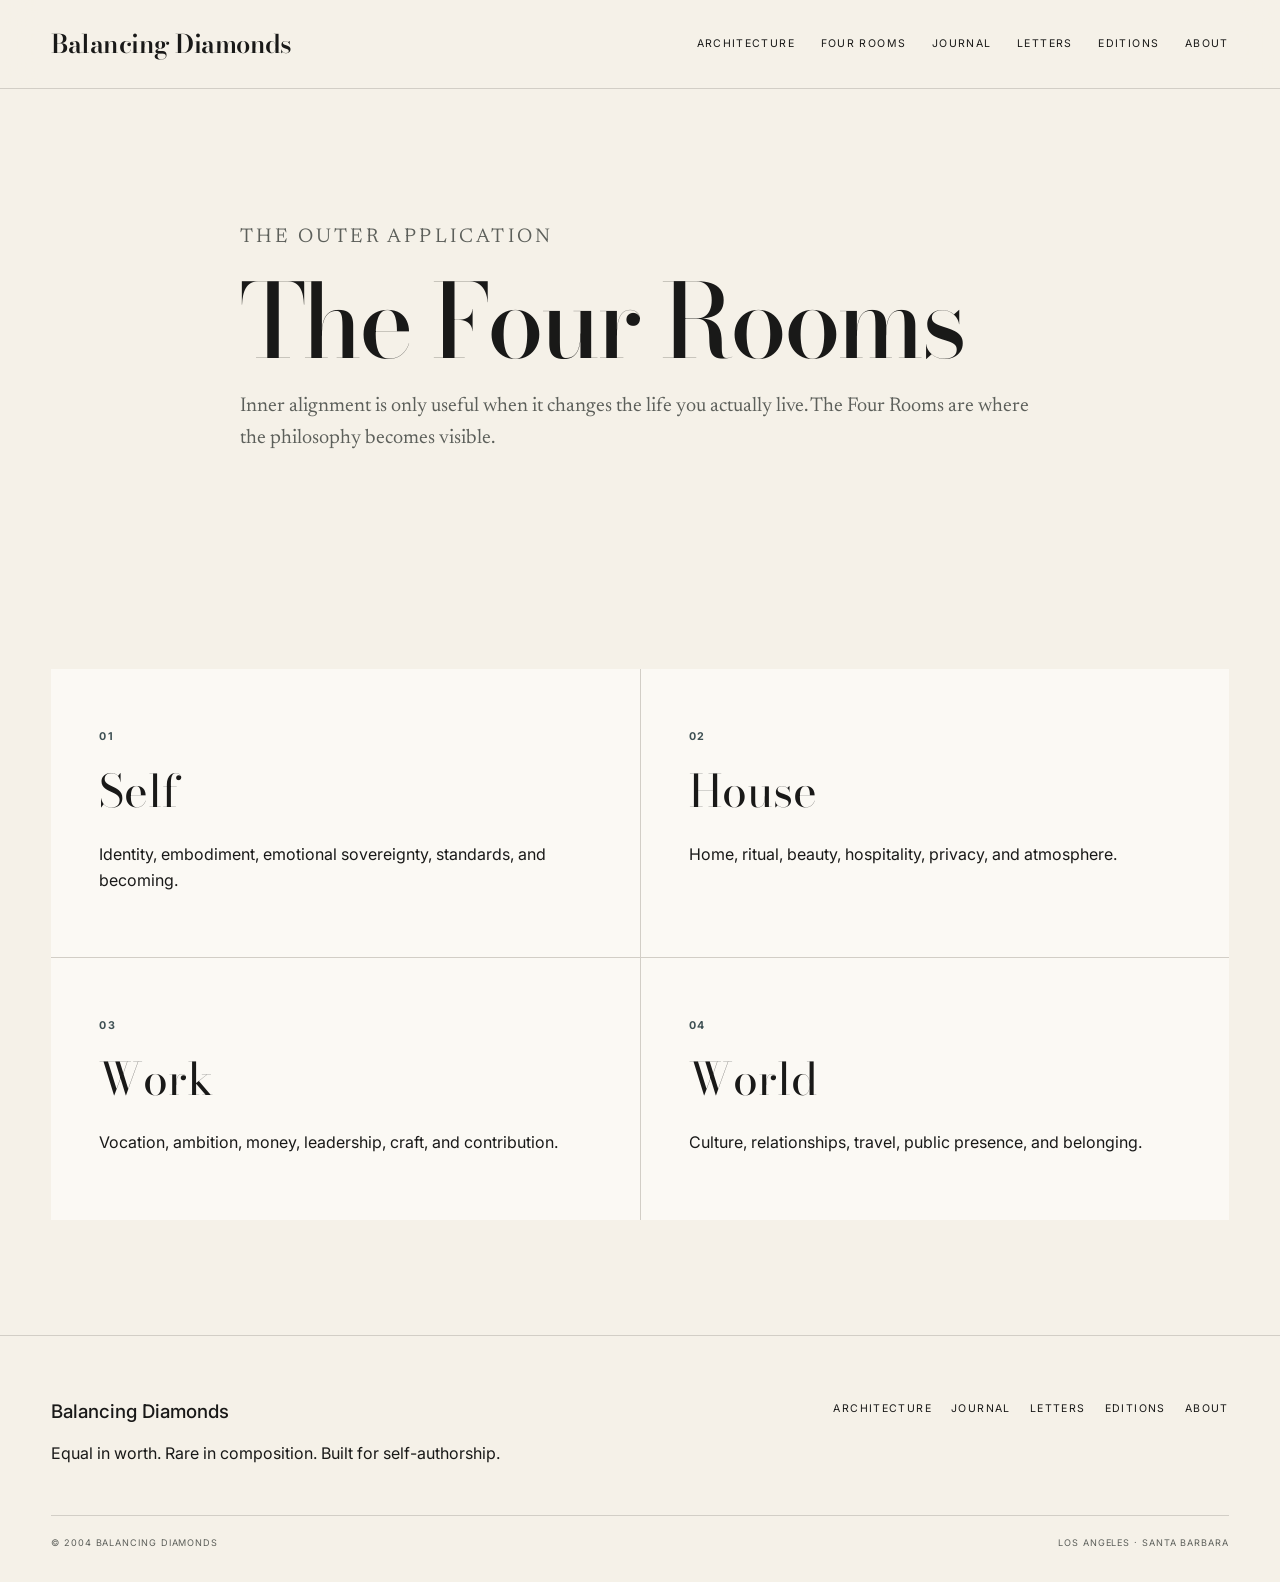
<file: rooms.html>
<!doctype html><html lang="en"><head><meta charset="utf-8"><meta name="viewport" content="width=device-width,initial-scale=1"><title>The Four Rooms — Balancing Diamonds</title><meta name="description" content="Self, House, Work, and World: the four rooms of Balancing Diamonds, where inner worth and self-authorship become visible in daily life."><link rel="canonical" href="https://www.balancingdiamonds.com/rooms.html"><meta property="og:title" content="The Four Rooms — Balancing Diamonds"><meta property="og:description" content="Self, House, Work, and World: the four rooms of Balancing Diamonds, where inner worth and self-authorship become visible in daily life."><meta property="og:type" content="website"><meta property="og:url" content="https://www.balancingdiamonds.com/rooms.html"><meta property="og:site_name" content="Balancing Diamonds"><meta name="twitter:card" content="summary"><link rel="preconnect" href="https://fonts.googleapis.com"><link rel="preconnect" href="https://fonts.gstatic.com" crossorigin><link href="https://fonts.googleapis.com/css2?family=Bodoni+Moda:opsz,wght@6..96,400;6..96,500&family=Inter:wght@400;500;600;700&family=Newsreader:opsz,wght@6..72,400;6..72,500&display=swap" rel="stylesheet"><link rel="stylesheet" href="assets/styles.css"><script type="application/ld+json">{"@context": "https://schema.org", "@graph": [{"@type": "WebPage", "name": "The Four Rooms — Balancing Diamonds", "description": "Self, House, Work, and World: the four rooms of Balancing Diamonds, where inner worth and self-authorship become visible in daily life.", "url": "https://www.balancingdiamonds.com/rooms.html", "isPartOf": {"@type": "WebSite", "name": "Balancing Diamonds", "url": "https://www.balancingdiamonds.com/"}}]}</script></head><body><a class="skip" href="#main">Skip to content</a><header class="site-header"><div class="shell header-inner"><a class="wordmark" href="index.html"><strong>Balancing Diamonds</strong></a><nav class="nav" id="primary-nav" aria-label="Primary"><a href="architecture.html">Architecture</a><a href="rooms.html">Four Rooms</a><a href="journal.html">Journal</a><a href="letters.html">Letters</a><a href="editions.html">Editions</a><a href="about.html">About</a></nav><button class="menu-btn" type="button" aria-expanded="false" aria-controls="primary-nav">Menu</button></div></header><main id="main"><section class="page-hero"><div class="shell page-copy"><p class="eyebrow">The outer application</p><h1 class="display">The Four Rooms</h1><p>Inner alignment is only useful when it changes the life you actually live. The Four Rooms are where the philosophy becomes visible.</p></div></section><section class="section"><div class="shell content-grid"><article id="self" class="content-card"><p class="meta">01</p><h2>Self</h2><p>Identity, embodiment, emotional sovereignty, standards, and becoming.</p></article><article id="house" class="content-card"><p class="meta">02</p><h2>House</h2><p>Home, ritual, beauty, hospitality, privacy, and atmosphere.</p></article><article id="work" class="content-card"><p class="meta">03</p><h2>Work</h2><p>Vocation, ambition, money, leadership, craft, and contribution.</p></article><article id="world" class="content-card"><p class="meta">04</p><h2>World</h2><p>Culture, relationships, travel, public presence, and belonging.</p></article></div></section></main><footer class="site-footer"><div class="shell footer-grid"><div><p class="footer-title">Balancing Diamonds</p><p>Equal in worth. Rare in composition. Built for self-authorship.</p></div><nav class="footer-links" aria-label="Footer"><a href="architecture.html">Architecture</a><a href="journal.html">Journal</a><a href="letters.html">Letters</a><a href="editions.html">Editions</a><a href="about.html">About</a></nav><div class="footer-meta"><span>© 2004 Balancing Diamonds</span><span>Los Angeles · Santa Barbara</span></div></div></footer><script src="assets/site.js" defer></script></body></html>
</file>
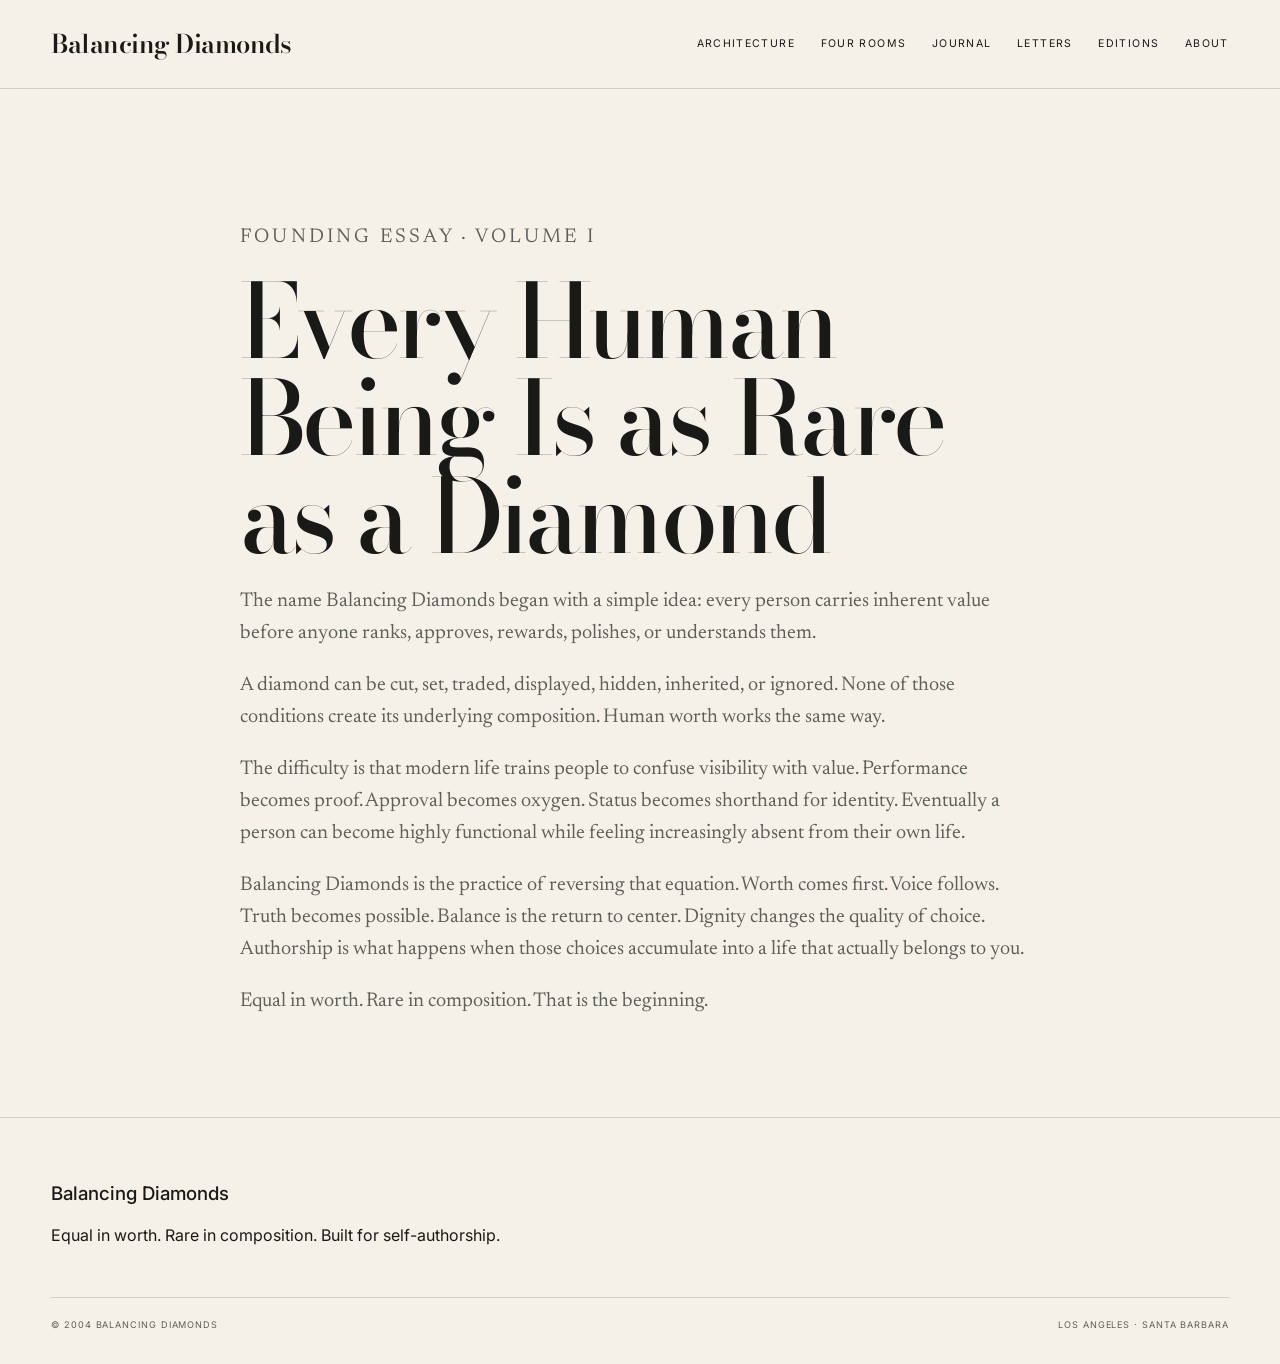
<file: journal/rare-as-a-diamond.html>
<!doctype html><html lang="en"><head><meta charset="utf-8"><meta name="viewport" content="width=device-width,initial-scale=1"><title>Every Human Being Is as Rare as a Diamond — Balancing Diamonds</title><meta name="description" content="The founding essay of Balancing Diamonds on why every human being is as rare as a diamond, and why value comes before polish or approval."><link rel="canonical" href="https://www.balancingdiamonds.com/journal/rare-as-a-diamond.html"><meta property="og:title" content="Every Human Being Is as Rare as a Diamond — Balancing Diamonds"><meta property="og:description" content="The founding essay of Balancing Diamonds on why every human being is as rare as a diamond, and why value comes before polish or approval."><meta property="og:type" content="article"><meta property="og:url" content="https://www.balancingdiamonds.com/journal/rare-as-a-diamond.html"><meta property="og:site_name" content="Balancing Diamonds"><meta name="twitter:card" content="summary"><link rel="preconnect" href="https://fonts.googleapis.com"><link rel="preconnect" href="https://fonts.gstatic.com" crossorigin><link href="https://fonts.googleapis.com/css2?family=Bodoni+Moda:opsz,wght@6..96,400;6..96,500&family=Inter:wght@400;500;600;700&family=Newsreader:opsz,wght@6..72,400;6..72,500&display=swap" rel="stylesheet"><link rel="stylesheet" href="../assets/styles.css"><script type="application/ld+json">{"@context": "https://schema.org", "@graph": [{"@type": "Article", "headline": "Every Human Being Is as Rare as a Diamond", "description": "The founding essay of Balancing Diamonds on why every human being is as rare as a diamond, and why value comes before polish or approval.", "url": "https://www.balancingdiamonds.com/journal/rare-as-a-diamond.html", "mainEntityOfPage": "https://www.balancingdiamonds.com/journal/rare-as-a-diamond.html", "author": {"@type": "Person", "name": "Derek Green"}, "publisher": {"@type": "Organization", "name": "Balancing Diamonds", "url": "https://www.balancingdiamonds.com/"}}]}</script></head><body><a class="skip" href="#main">Skip to content</a><header class="site-header"><div class="shell header-inner"><a class="wordmark" href="../index.html"><strong>Balancing Diamonds</strong></a><nav class="nav" id="primary-nav" aria-label="Primary"><a href="../architecture.html">Architecture</a><a href="../rooms.html">Four Rooms</a><a href="../journal.html">Journal</a><a href="../letters.html">Letters</a><a href="../editions.html">Editions</a><a href="../about.html">About</a></nav><button class="menu-btn" type="button" aria-expanded="false" aria-controls="primary-nav">Menu</button></div></header><main id="main"><article class="page-hero"><div class="shell page-copy"><p class="eyebrow">Founding essay · Volume I</p><h1 class="display">Every Human Being Is as Rare as a Diamond</h1><p>The name Balancing Diamonds began with a simple idea: every person carries inherent value before anyone ranks, approves, rewards, polishes, or understands them.</p><p>A diamond can be cut, set, traded, displayed, hidden, inherited, or ignored. None of those conditions create its underlying composition. Human worth works the same way.</p><p>The difficulty is that modern life trains people to confuse visibility with value. Performance becomes proof. Approval becomes oxygen. Status becomes shorthand for identity. Eventually a person can become highly functional while feeling increasingly absent from their own life.</p><p>Balancing Diamonds is the practice of reversing that equation. Worth comes first. Voice follows. Truth becomes possible. Balance is the return to center. Dignity changes the quality of choice. Authorship is what happens when those choices accumulate into a life that actually belongs to you.</p><p>Equal in worth. Rare in composition. That is the beginning.</p></div></article></main><footer class="site-footer"><div class="shell footer-grid"><div><p class="footer-title">Balancing Diamonds</p><p>Equal in worth. Rare in composition. Built for self-authorship.</p></div><div class="footer-meta"><span>© 2004 Balancing Diamonds</span><span>Los Angeles · Santa Barbara</span></div></div></footer><script src="../assets/site.js" defer></script></body></html>
</file>
<file: assets/styles.css>
:root{--linen:#f5f1e8;--paper:#fbf9f4;--ink:#191918;--muted:#5c5f5a;--sage:#7f9185;--slate:#3e5053;--gold:#a68b5b;--line:rgba(25,25,24,.16);--serif:'Newsreader',Georgia,serif;--display:'Bodoni Moda',Didot,serif;--sans:'Inter',Arial,sans-serif;--shell:min(92vw,1360px)}*{box-sizing:border-box}html{scroll-behavior:smooth}body{margin:0;background:var(--linen);color:var(--ink);font:16px/1.65 var(--sans)}a{color:inherit}.shell{width:var(--shell);margin:auto}.site-header{position:sticky;top:0;z-index:50;background:rgba(245,241,232,.92);backdrop-filter:blur(18px);border-bottom:1px solid var(--line)}.header-inner{height:88px;display:grid;grid-template-columns:1fr auto;align-items:center;gap:2rem}.wordmark{text-decoration:none;display:flex;flex-direction:column}.wordmark strong{font:600 1.6rem/1 var(--display);letter-spacing:-.02em}.wordmark span{margin-top:.35rem;font-size:.56rem;letter-spacing:.16em;text-transform:uppercase;color:var(--muted)}.nav{display:flex;gap:1.6rem}.nav a,.footer-links a{font-size:.66rem;letter-spacing:.13em;text-transform:uppercase;text-decoration:none}.menu-btn{display:none;background:none;border:0;font:600 .7rem var(--sans);letter-spacing:.12em;text-transform:uppercase}.hero{min-height:calc(100svh - 88px);display:flex;flex-direction:column;justify-content:space-between;background:linear-gradient(120deg,var(--paper),var(--linen))}.hero-inner{display:grid;grid-template-columns:1.55fr .75fr;align-items:center;gap:7vw;padding:9vh 0}.eyebrow,.label,.meta{font-size:.67rem;letter-spacing:.16em;text-transform:uppercase;font-weight:700;color:var(--slate)}.display{font-family:var(--display);font-weight:500;letter-spacing:-.035em;line-height:.95}.hero h1{font-size:clamp(4rem,8.5vw,9rem);max-width:900px;margin:.18em 0}.lede{font:400 clamp(1.2rem,2vw,1.55rem)/1.5 var(--serif);color:var(--muted);max-width:680px}.hero-actions{display:flex;gap:1.2rem;align-items:center;flex-wrap:wrap;margin-top:2rem}.button{display:inline-flex;min-height:52px;padding:.9rem 1.3rem;background:var(--ink);color:var(--paper);text-decoration:none;font-size:.68rem;font-weight:700;letter-spacing:.12em;text-transform:uppercase;border:1px solid var(--ink)}.button.secondary{background:transparent;color:var(--ink)}.text-link{display:inline-block;text-decoration:none;border-bottom:1px solid currentColor;padding-bottom:.18rem;font-size:.69rem;font-weight:700;letter-spacing:.11em;text-transform:uppercase}.diamond{width:min(20vw,260px);aspect-ratio:1;border:1px solid var(--sage);transform:rotate(45deg);margin:auto;position:relative}.diamond:before,.diamond:after{content:'';position:absolute;inset:18%;border:1px solid var(--line)}.diamond:after{inset:36%;border-color:var(--gold)}.diamond-label{margin-top:3rem;font-size:.58rem;letter-spacing:.15em;line-height:1.9;text-transform:uppercase;color:var(--muted);text-align:center}.hero-folio{display:flex;justify-content:space-between;border-top:1px solid var(--line);padding:1.1rem 0 1.3rem;font-size:.56rem;letter-spacing:.13em;text-transform:uppercase;color:var(--muted)}.statement{background:var(--slate);color:#f3efe7}.statement .shell{display:grid;grid-template-columns:.6fr 2fr;gap:3rem;align-items:center;padding:2.3rem 0}.quote{font:400 clamp(1.2rem,2.2vw,1.85rem)/1.4 var(--serif);margin:0}.section{padding:clamp(5.5rem,9vw,9rem) 0}.split-head{display:flex;justify-content:space-between;align-items:end;gap:2rem;margin-bottom:4rem}.split-head h2,.axis h2,.letters h2,.edition h2,.founder h2{font-size:clamp(3rem,5.7vw,6rem);margin:.15em 0}.feature{display:grid;grid-template-columns:1.25fr .75fr;min-height:560px;border:1px solid var(--line);background:var(--paper)}.feature-art{display:grid;place-items:center;background:linear-gradient(140deg,var(--slate),var(--sage));position:relative}.feature-art span{font:400 clamp(5rem,10vw,10rem) var(--display);color:#f3efe6}.feature-copy{padding:clamp(2.5rem,5vw,5.5rem);display:flex;flex-direction:column;justify-content:center}.feature-copy h3{font-size:clamp(2.2rem,4vw,4rem);margin:.25em 0}.axis{background:#ece8df}.axis-grid{display:grid;grid-template-columns:.8fr 1.2fr;gap:8vw}.axis-list{margin:0;padding:0;list-style:none;border-top:1px solid var(--line)}.axis-list li{display:grid;grid-template-columns:4rem 1fr;gap:1rem;padding:1.4rem 0;border-bottom:1px solid var(--line)}.axis-list b{display:block;font:500 clamp(1.7rem,3vw,3rem) var(--display)}.rooms{background:var(--paper)}.room-grid{display:grid;grid-template-columns:repeat(4,1fr);border-left:1px solid var(--line);border-top:1px solid var(--line)}.room{min-height:360px;padding:1.8rem;position:relative;border-right:1px solid var(--line);border-bottom:1px solid var(--line);text-decoration:none;background:#f7f4ed}.room h3{font-size:clamp(2.4rem,4vw,4rem);margin:5.5rem 0 1rem}.journal-grid{display:grid;grid-template-columns:repeat(3,1fr);gap:2.6rem}.post-art{aspect-ratio:4/3;background:linear-gradient(145deg,var(--slate),var(--sage));margin-bottom:1.4rem}.post h3{font:400 2rem/1.05 var(--display);margin:.5rem 0}.letters{background:#203438;color:#e9e5dc;text-align:center}.letters-inner{width:min(88vw,760px);margin:auto}.email-form{display:flex;justify-content:center;gap:.6rem;flex-wrap:wrap}.email-form input{min-width:min(100%,330px);padding:.9rem 1rem}.email-form button{padding:.9rem 1.2rem}.edition-grid,.founder-grid{display:grid;grid-template-columns:.8fr 1.2fr;gap:7vw;align-items:center}.edition-object{width:min(58vw,420px);aspect-ratio:3/4;background:linear-gradient(155deg,#cfd5ce,#7d8f84);justify-self:center}.founder{background:#ece8df}.founder-mark{font:400 clamp(5rem,10vw,10rem) var(--display);color:var(--sage)}.site-footer{padding:4rem 0 2rem;border-top:1px solid var(--line)}.footer-grid{display:grid;grid-template-columns:1fr auto;gap:2rem}.footer-links{display:flex;gap:1.2rem;flex-wrap:wrap}.footer-meta{grid-column:1/-1;display:flex;justify-content:space-between;border-top:1px solid var(--line);padding-top:1.2rem;font-size:.57rem;letter-spacing:.1em;text-transform:uppercase;color:var(--muted)}.page-hero{padding:7rem 0 5rem}.page-hero h1{font-size:clamp(4rem,8vw,8rem);margin:.1em 0}.page-copy{max-width:800px}.page-copy p{font:400 1.25rem/1.6 var(--serif);color:var(--muted)}.content-grid{display:grid;grid-template-columns:repeat(2,1fr);gap:1px;background:var(--line)}.content-card{background:var(--paper);padding:3rem}.content-card h2{font:400 2.8rem var(--display);margin:.2em 0}@media(max-width:980px){.nav{display:none;position:absolute;top:88px;left:0;right:0;background:var(--paper);padding:2rem 5vw;flex-direction:column}.nav.open{display:flex}.menu-btn{display:block}.hero-inner,.axis-grid,.edition-grid,.founder-grid{grid-template-columns:1fr}.diamond-wrap{display:none}.feature{grid-template-columns:1fr}.room-grid{grid-template-columns:repeat(2,1fr)}.journal-grid{grid-template-columns:1fr 1fr}.content-grid{grid-template-columns:1fr}}@media(max-width:620px){.header-inner{height:74px}.nav{top:74px}.wordmark span{display:none}.hero{min-height:auto}.hero-inner{padding:5rem 0 3rem}.hero h1{font-size:clamp(3.6rem,17vw,5.5rem)}.hero-folio,.footer-meta{flex-direction:column;gap:.4rem}.split-head{align-items:flex-start;flex-direction:column}.room-grid,.journal-grid{grid-template-columns:1fr}.footer-grid{grid-template-columns:1fr}.email-form{flex-direction:column}.email-form input{width:100%}}.axis h2{font-weight:600;letter-spacing:-.025em}.wordmark strong{font-synthesis:none}.skip{position:absolute;left:1rem;top:-100px;z-index:100;padding:.8rem 1rem;background:var(--ink);color:var(--paper);font-size:.75rem;font-weight:700;letter-spacing:.1em;text-transform:uppercase;text-decoration:none}.skip:focus{top:1rem}.sr-only{position:absolute!important;width:1px;height:1px;padding:0;margin:-1px;overflow:hidden;clip:rect(0,0,0,0);white-space:nowrap;border:0}a:focus-visible,button:focus-visible,input:focus-visible{outline:2px solid var(--gold);outline-offset:3px}.letters .eyebrow{color:#b9c4bd}.letters .lede,.letters small{color:#c9c4b8}.footer-title{font:500 1.17rem/1.3 var(--sans);margin:0 0 .6rem}.founder-mark{color:#5f7166}@media(prefers-reduced-motion:reduce){html{scroll-behavior:auto}}.post-title{font:400 2rem/1.05 var(--display);margin:.5rem 0}
</file>
